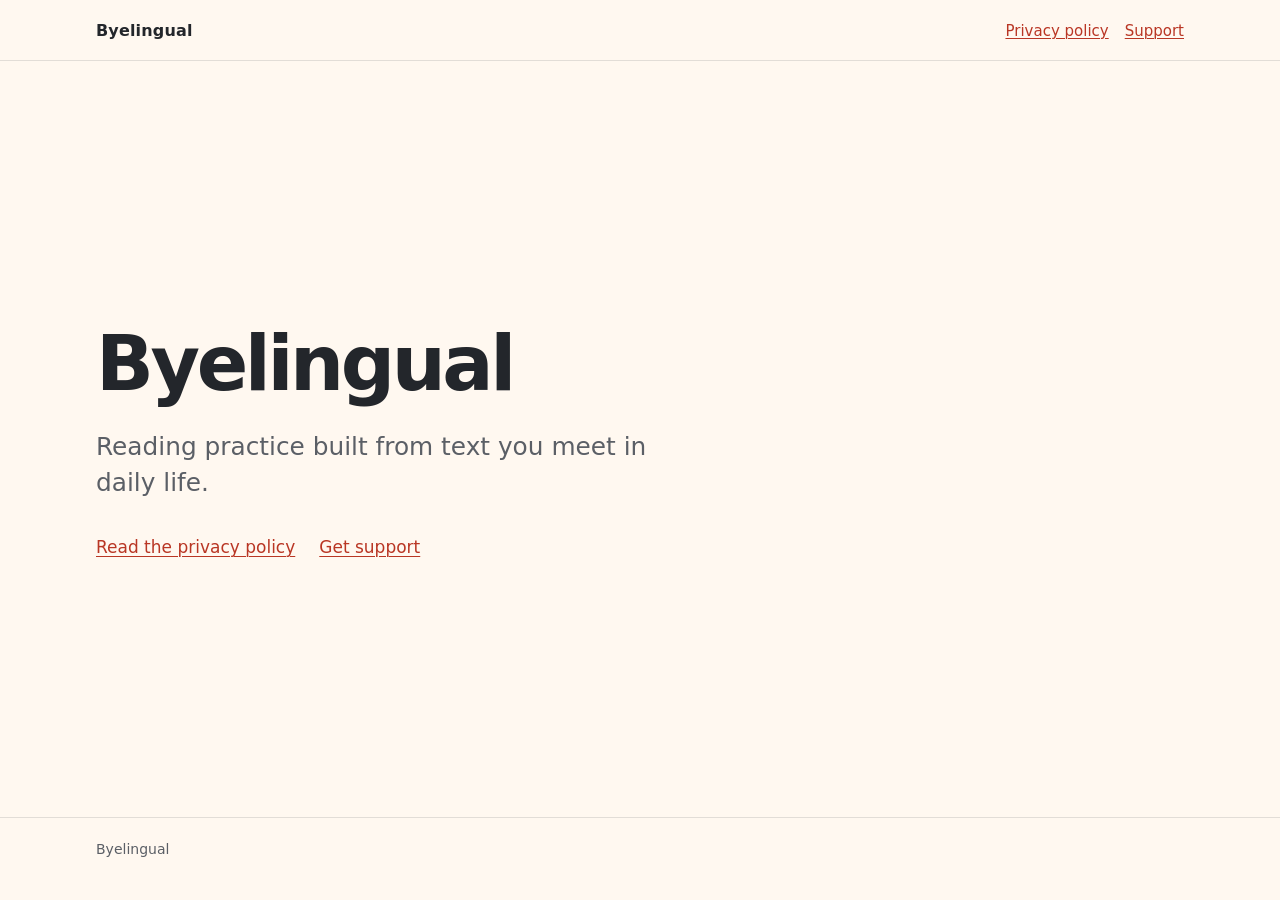
<file: index.html>
<!doctype html>
<html lang="en">
<head>
  <meta charset="utf-8">
  <meta name="viewport" content="width=device-width, initial-scale=1">
  <meta name="color-scheme" content="light dark">
  <title>Byelingual — reading practice</title>
  <link rel="stylesheet" href="styles.css">
</head>
<body>
  <a class="skip-link" href="#main-content">Skip to content</a>
  <header class="site-header">
    <div class="site-header__inner">
      <a class="brand" href="./" aria-current="page">Byelingual</a>
      <nav class="site-nav" aria-label="Main navigation">
        <ul>
          <li><a href="privacy/">Privacy policy</a></li>
          <li><a href="support/">Support</a></li>
        </ul>
      </nav>
    </div>
  </header>
  <main id="main-content" class="page home-page">
    <div class="reading">
      <h1>Byelingual</h1>
      <p class="lede">Reading practice built from text you meet in daily life.</p>
      <ul class="link-list">
        <li><a href="privacy/">Read the privacy policy</a></li>
        <li><a href="support/">Get support</a></li>
      </ul>
    </div>
  </main>
  <footer class="site-footer">
    <div class="site-footer__inner">
      <p>Byelingual</p>
    </div>
  </footer>
</body>
</html>
</file>
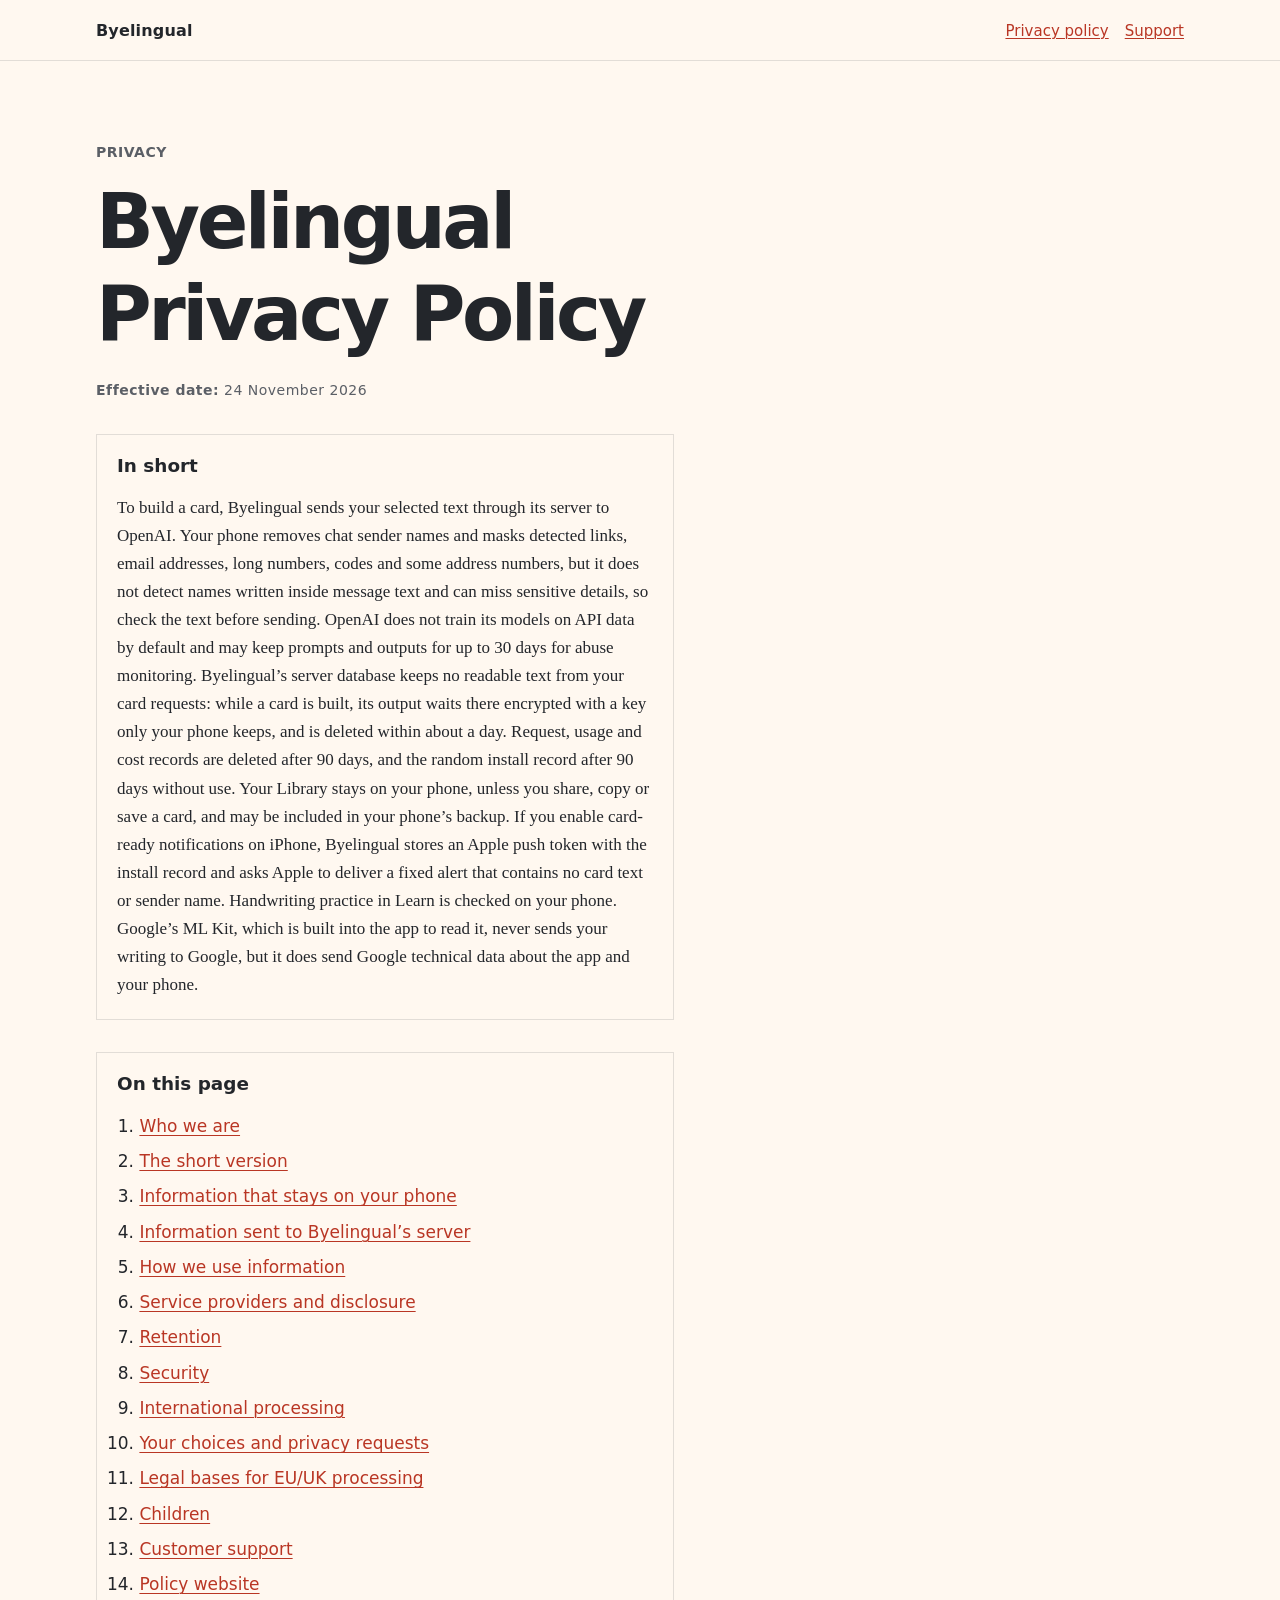
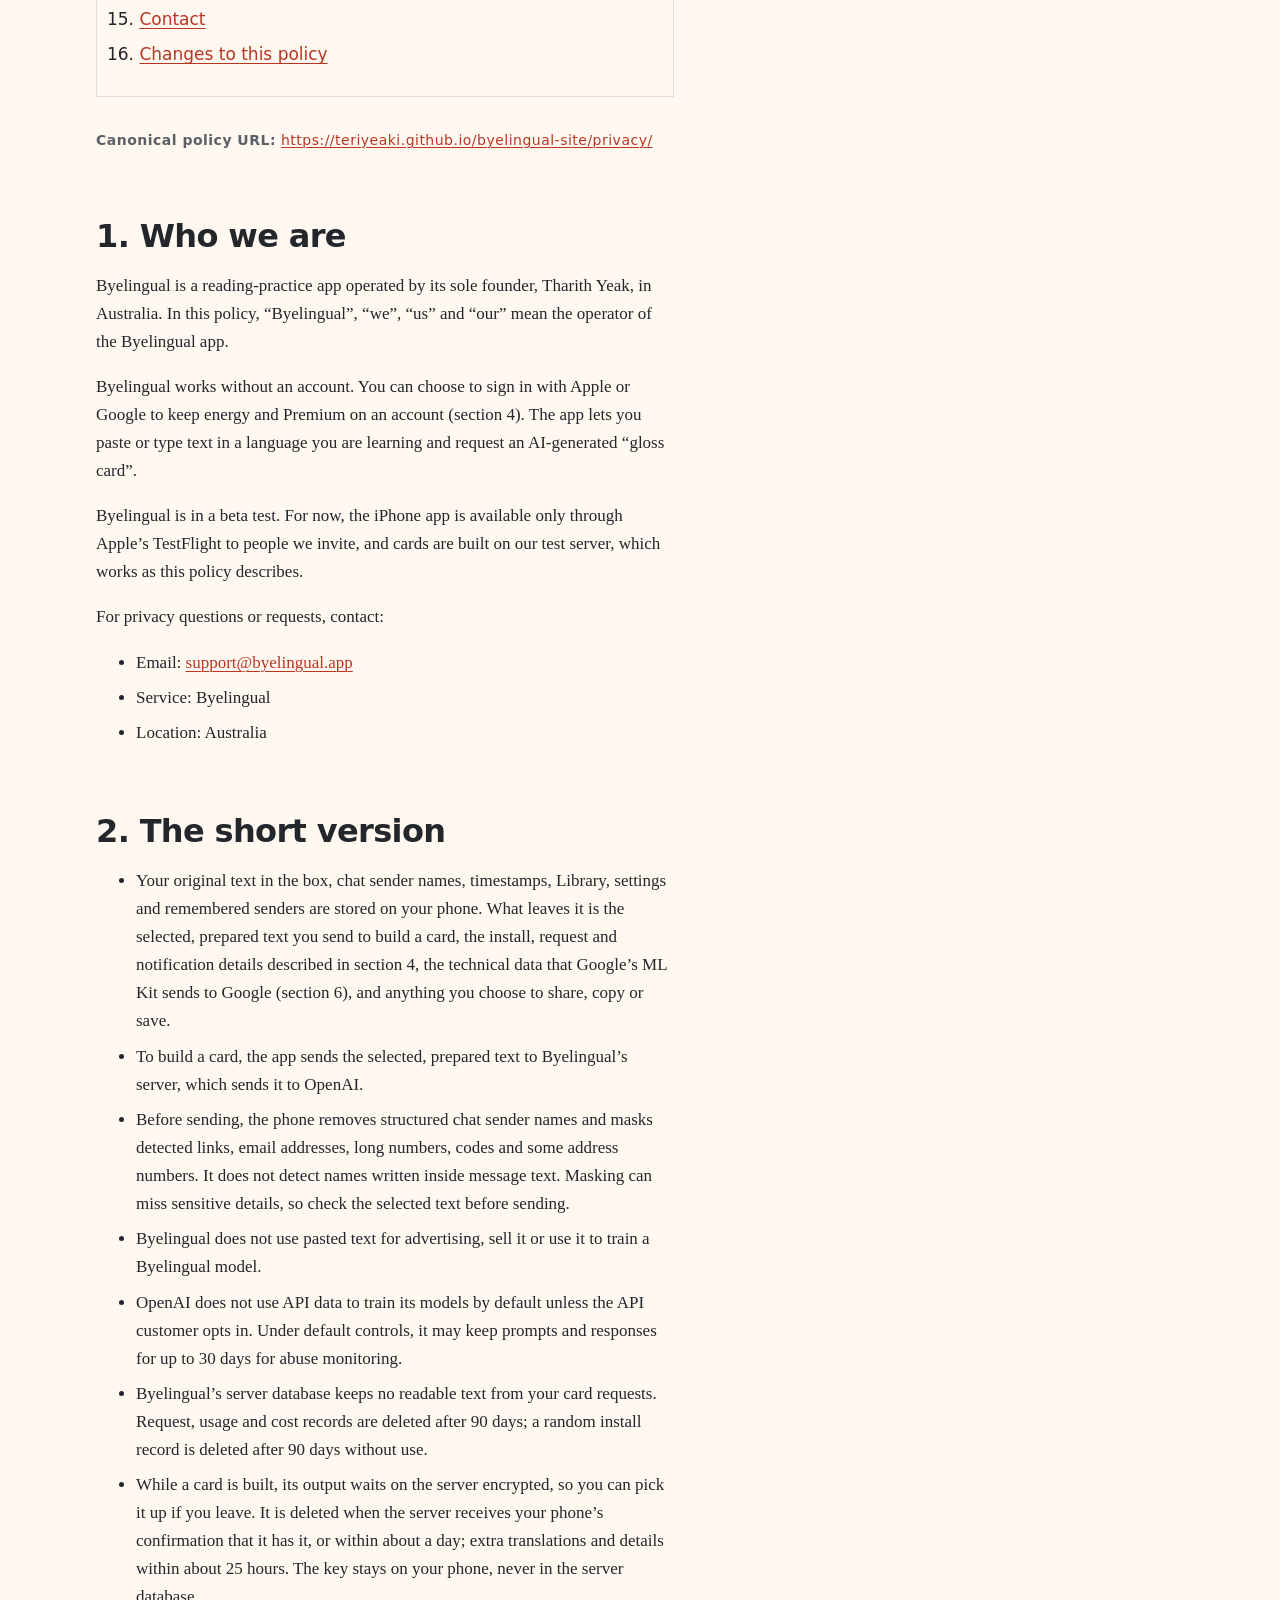
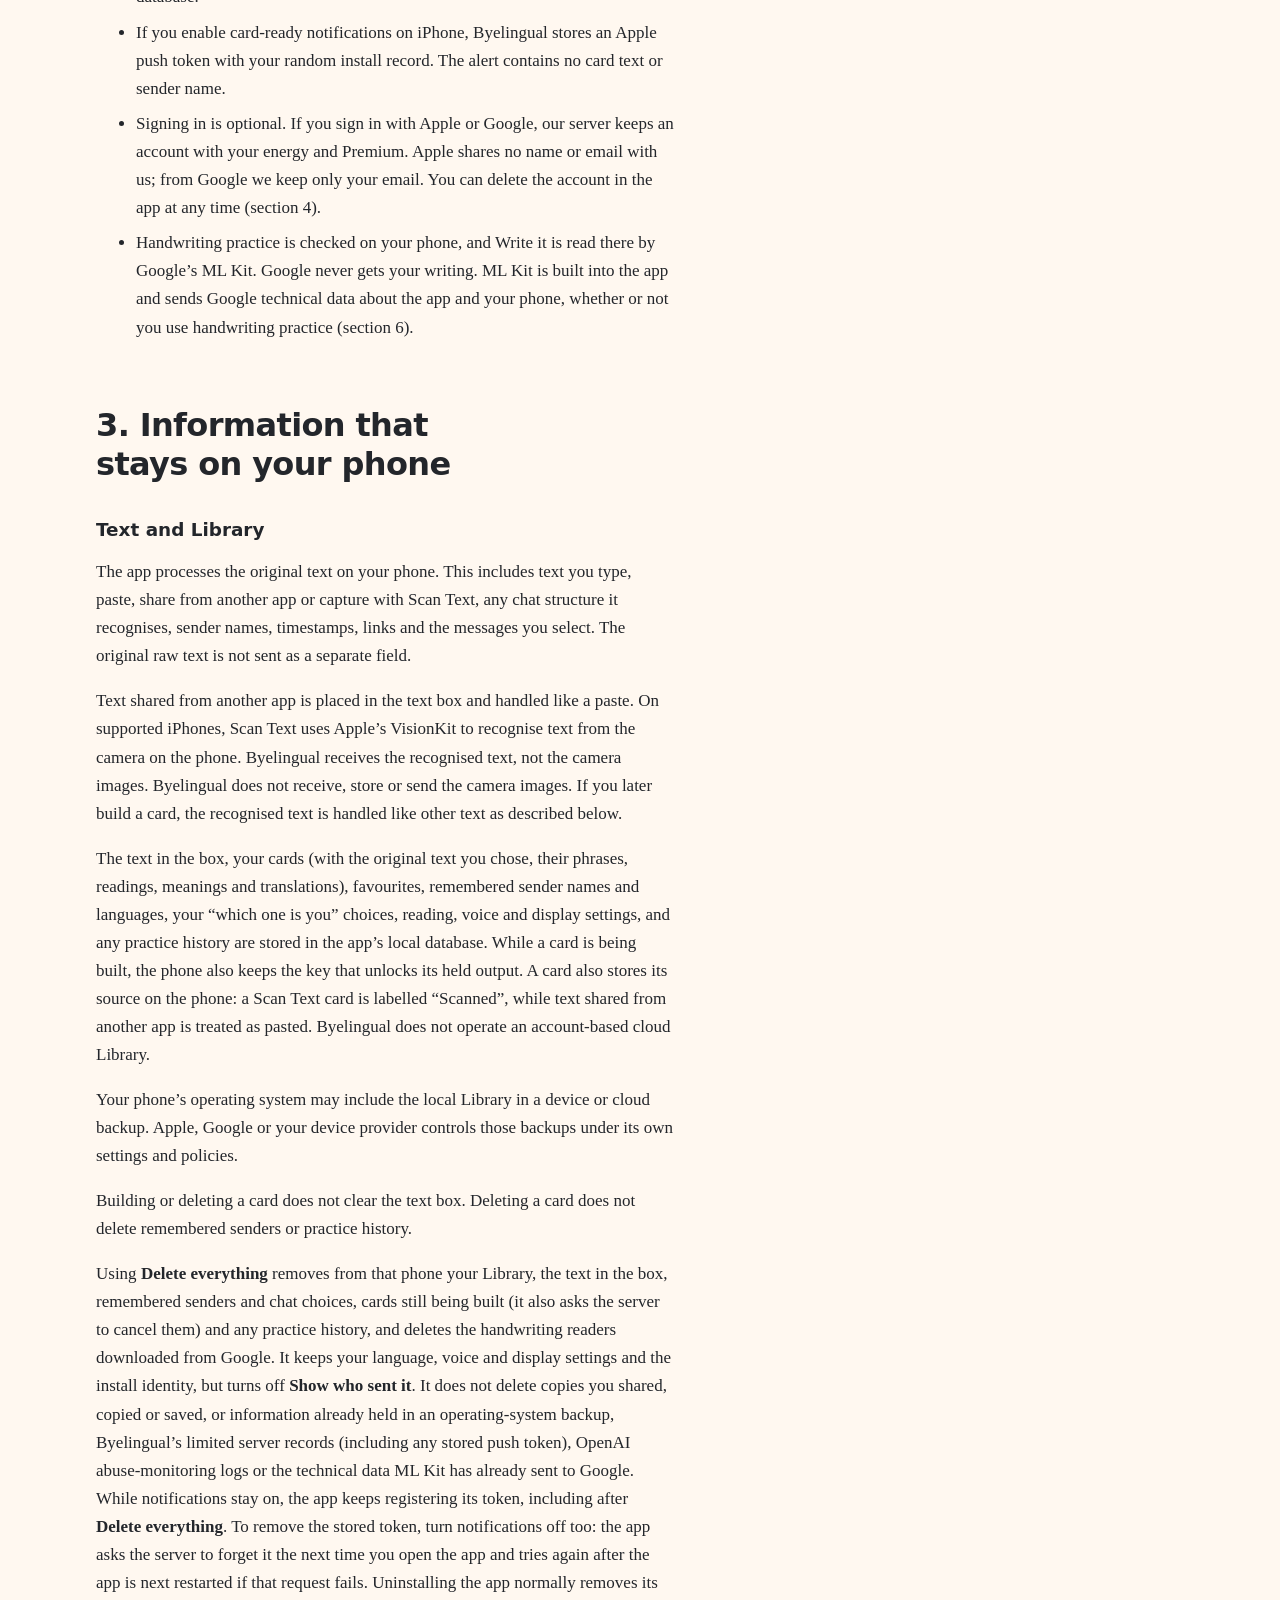
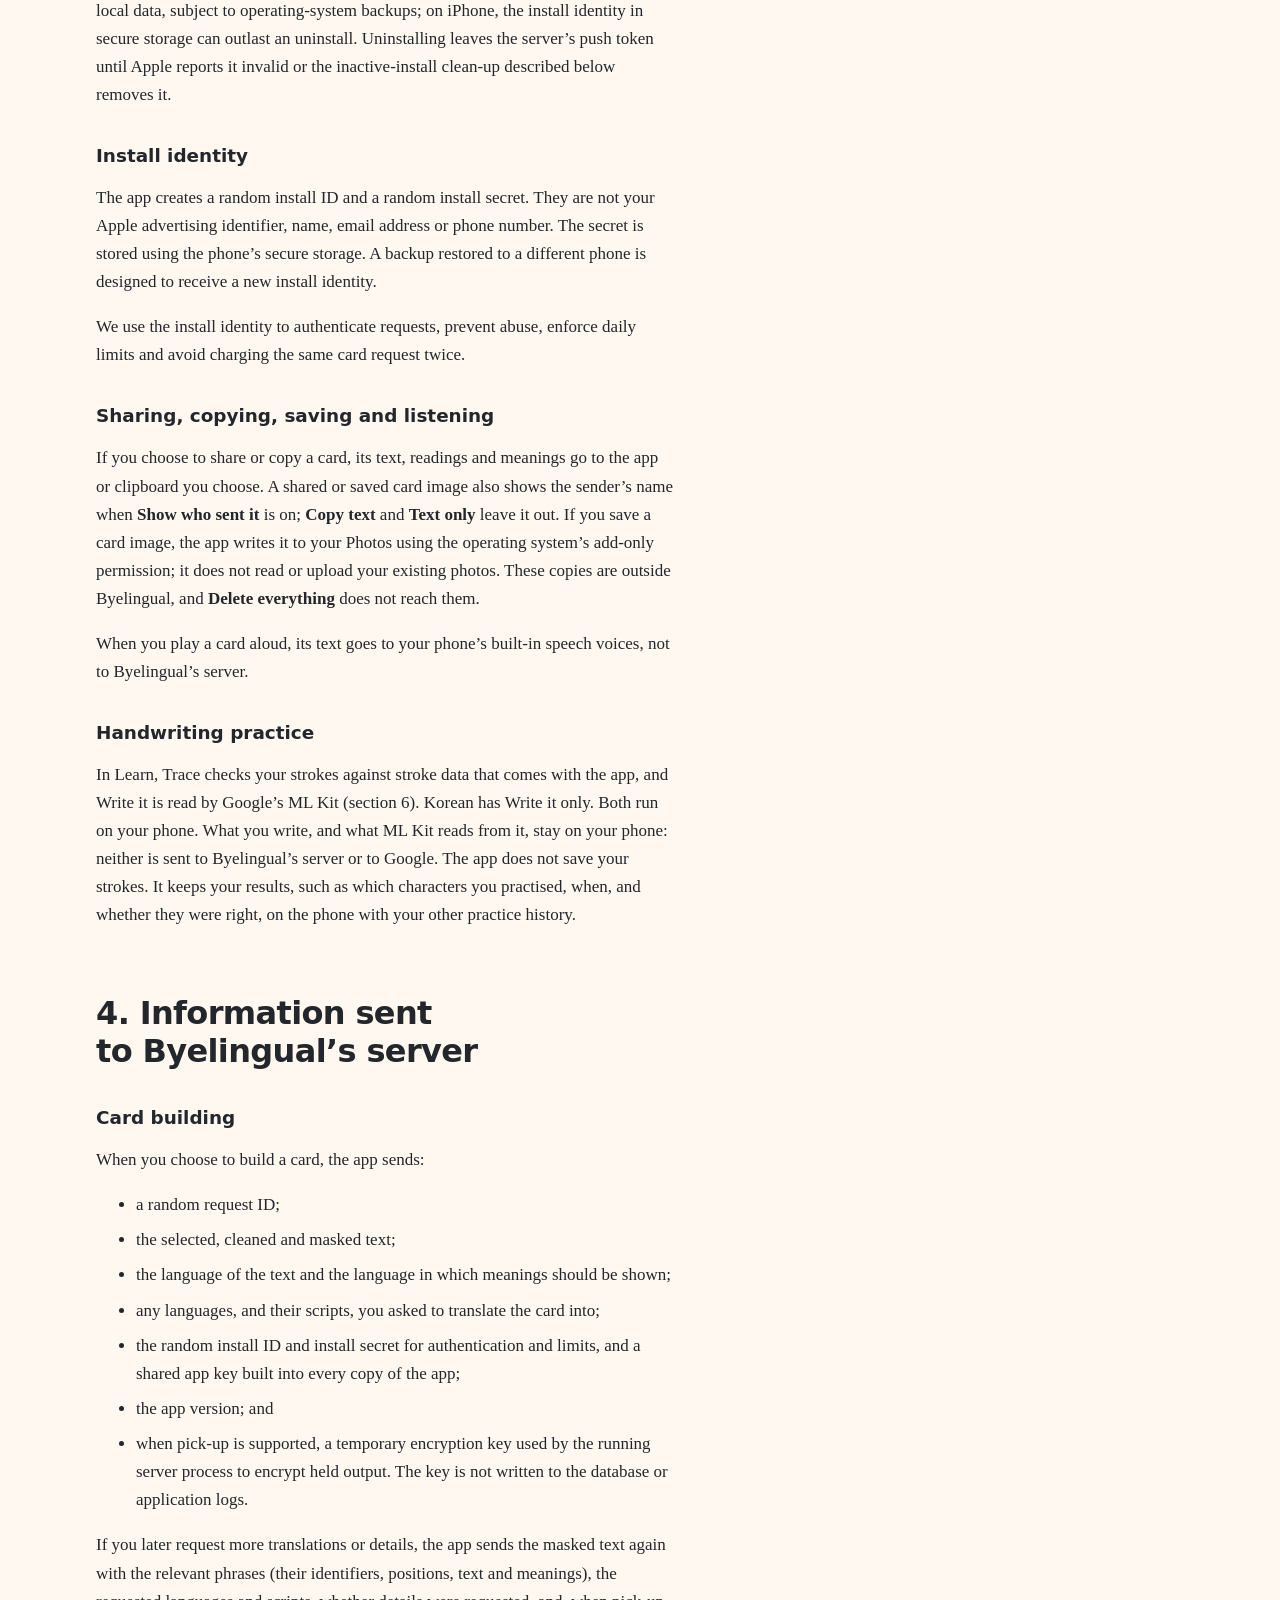
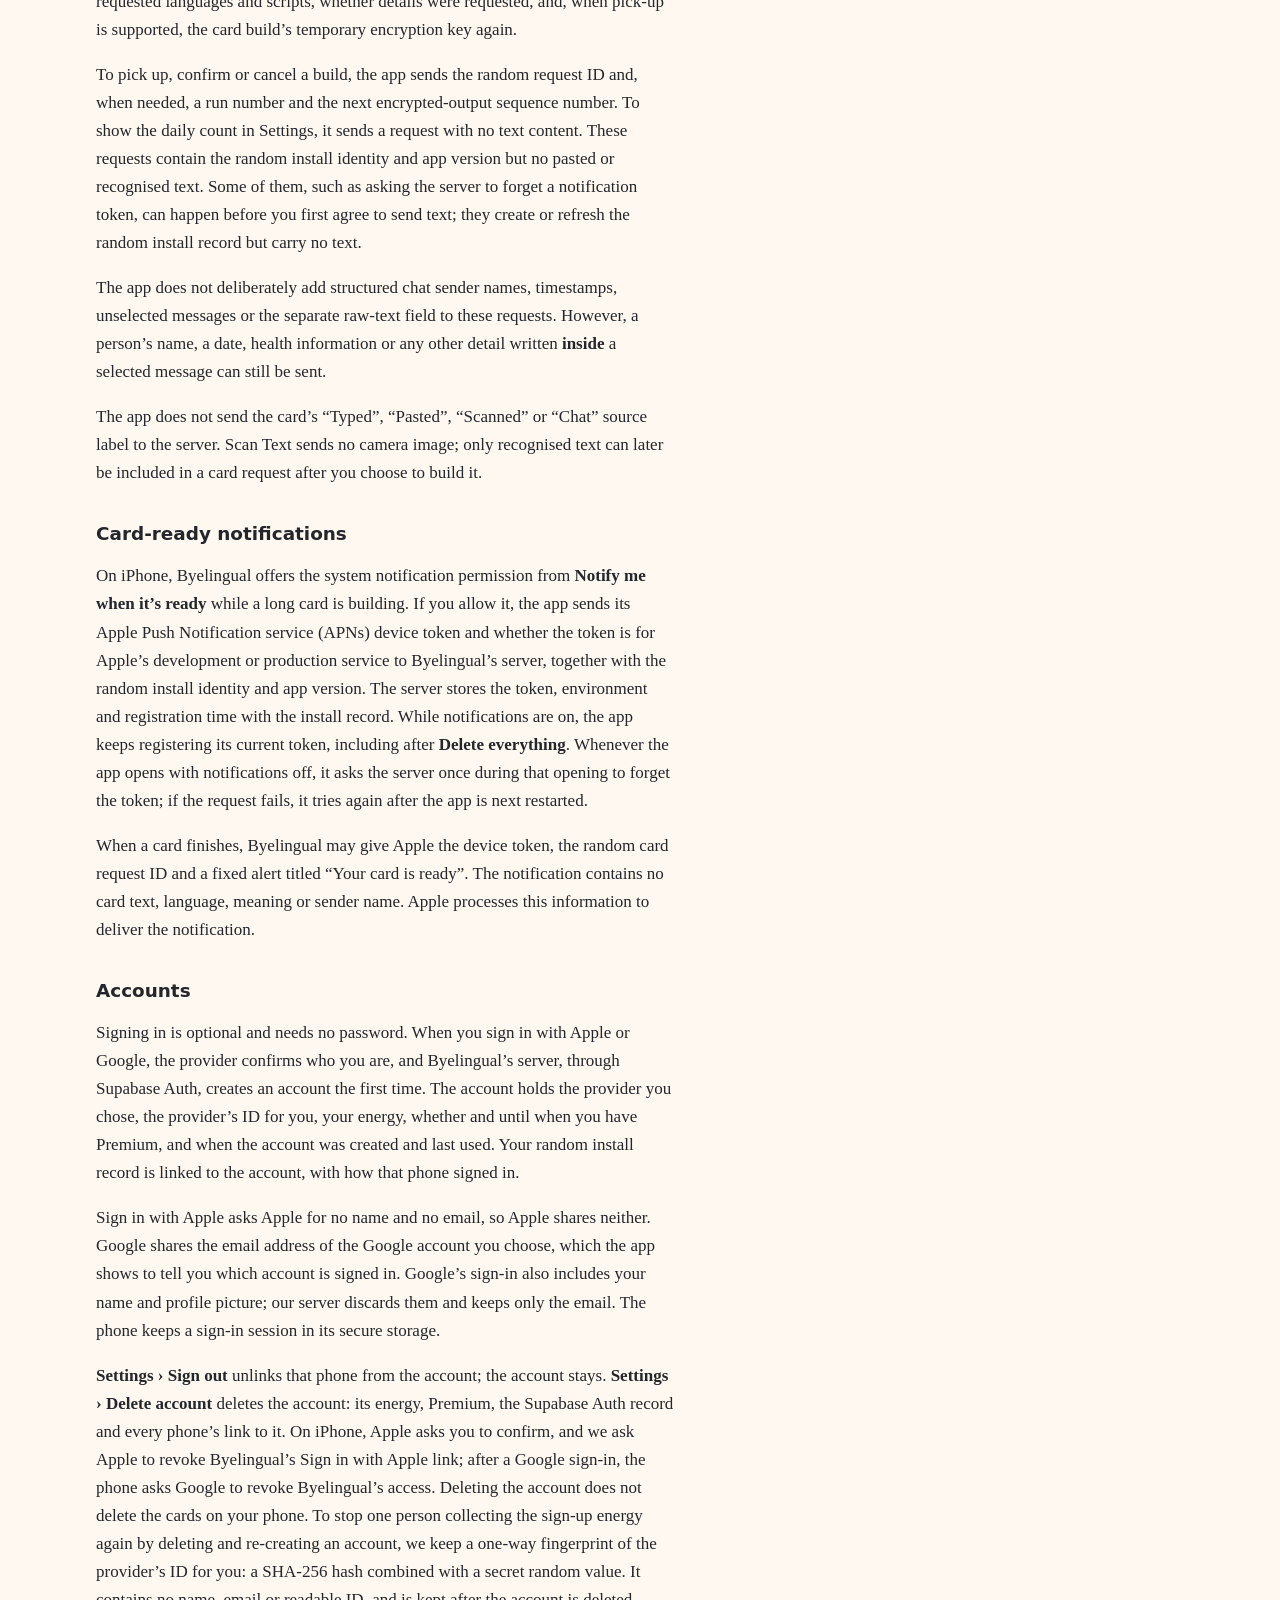
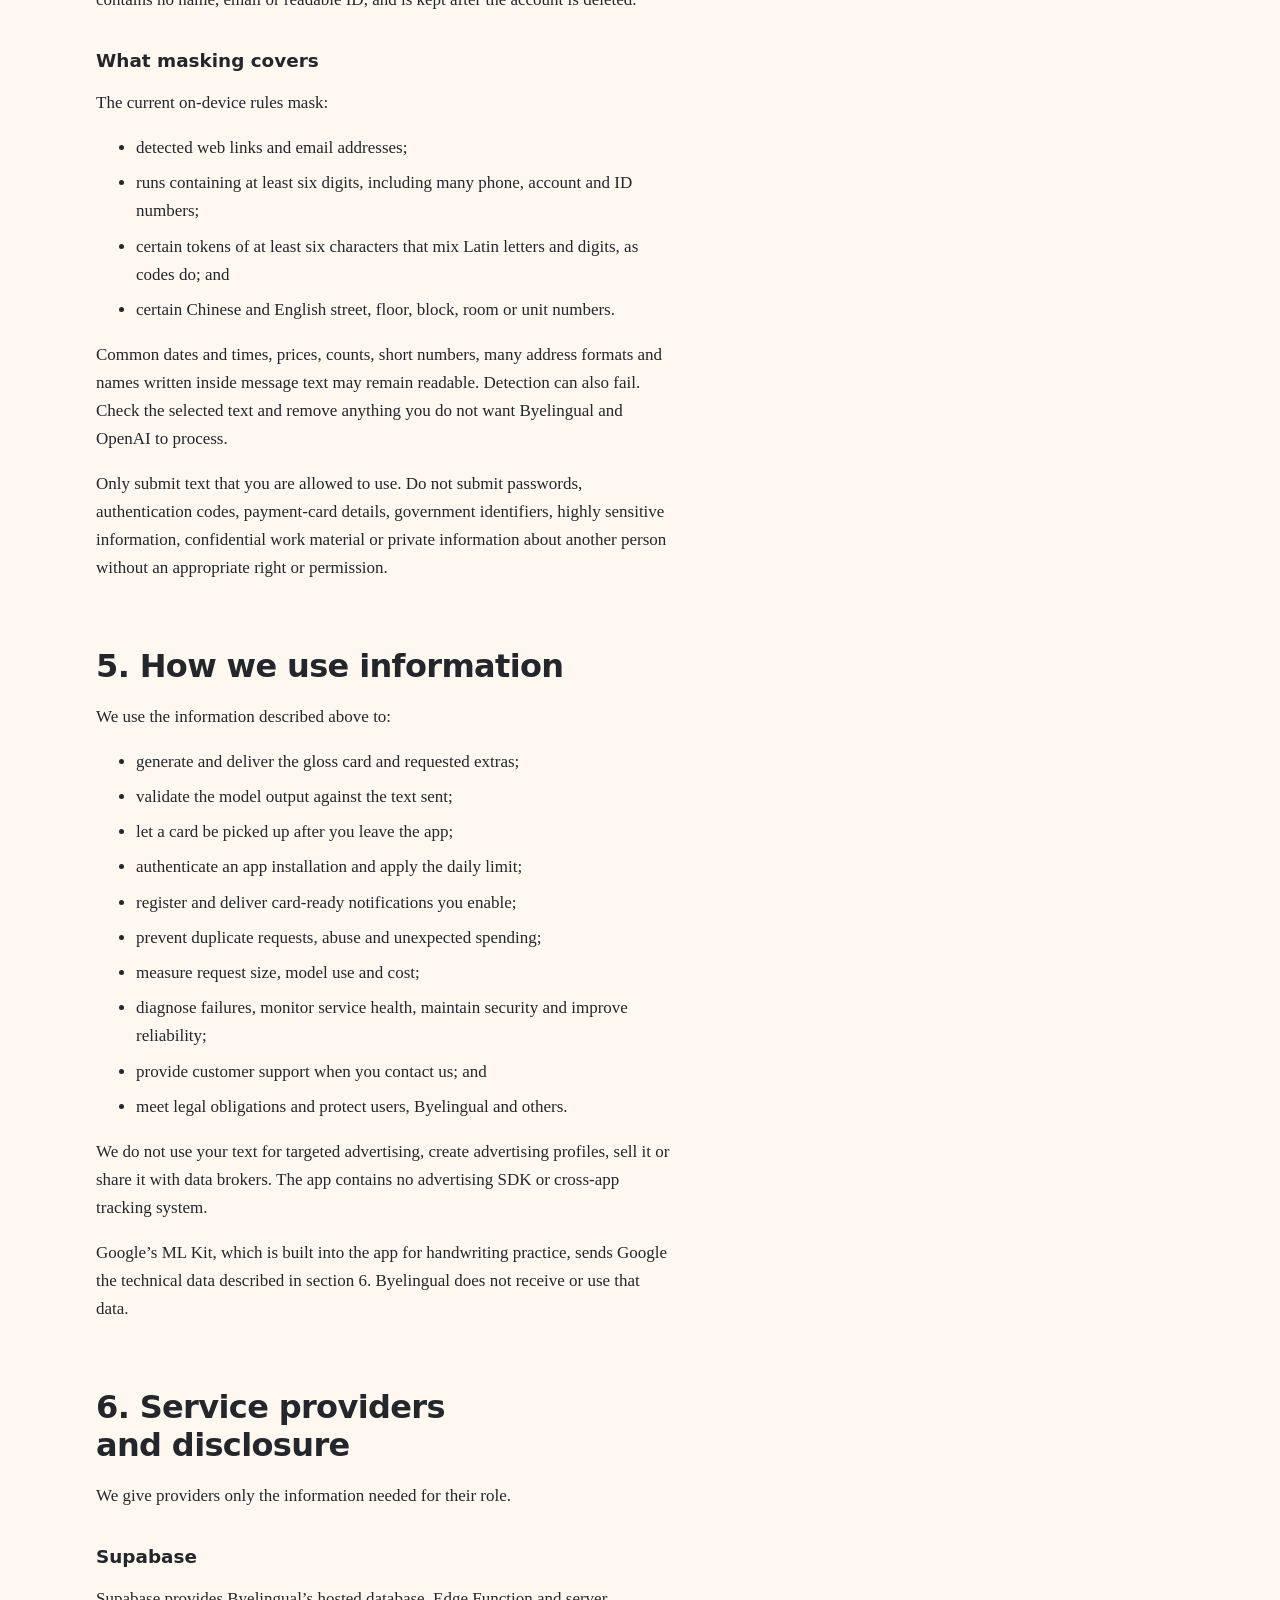
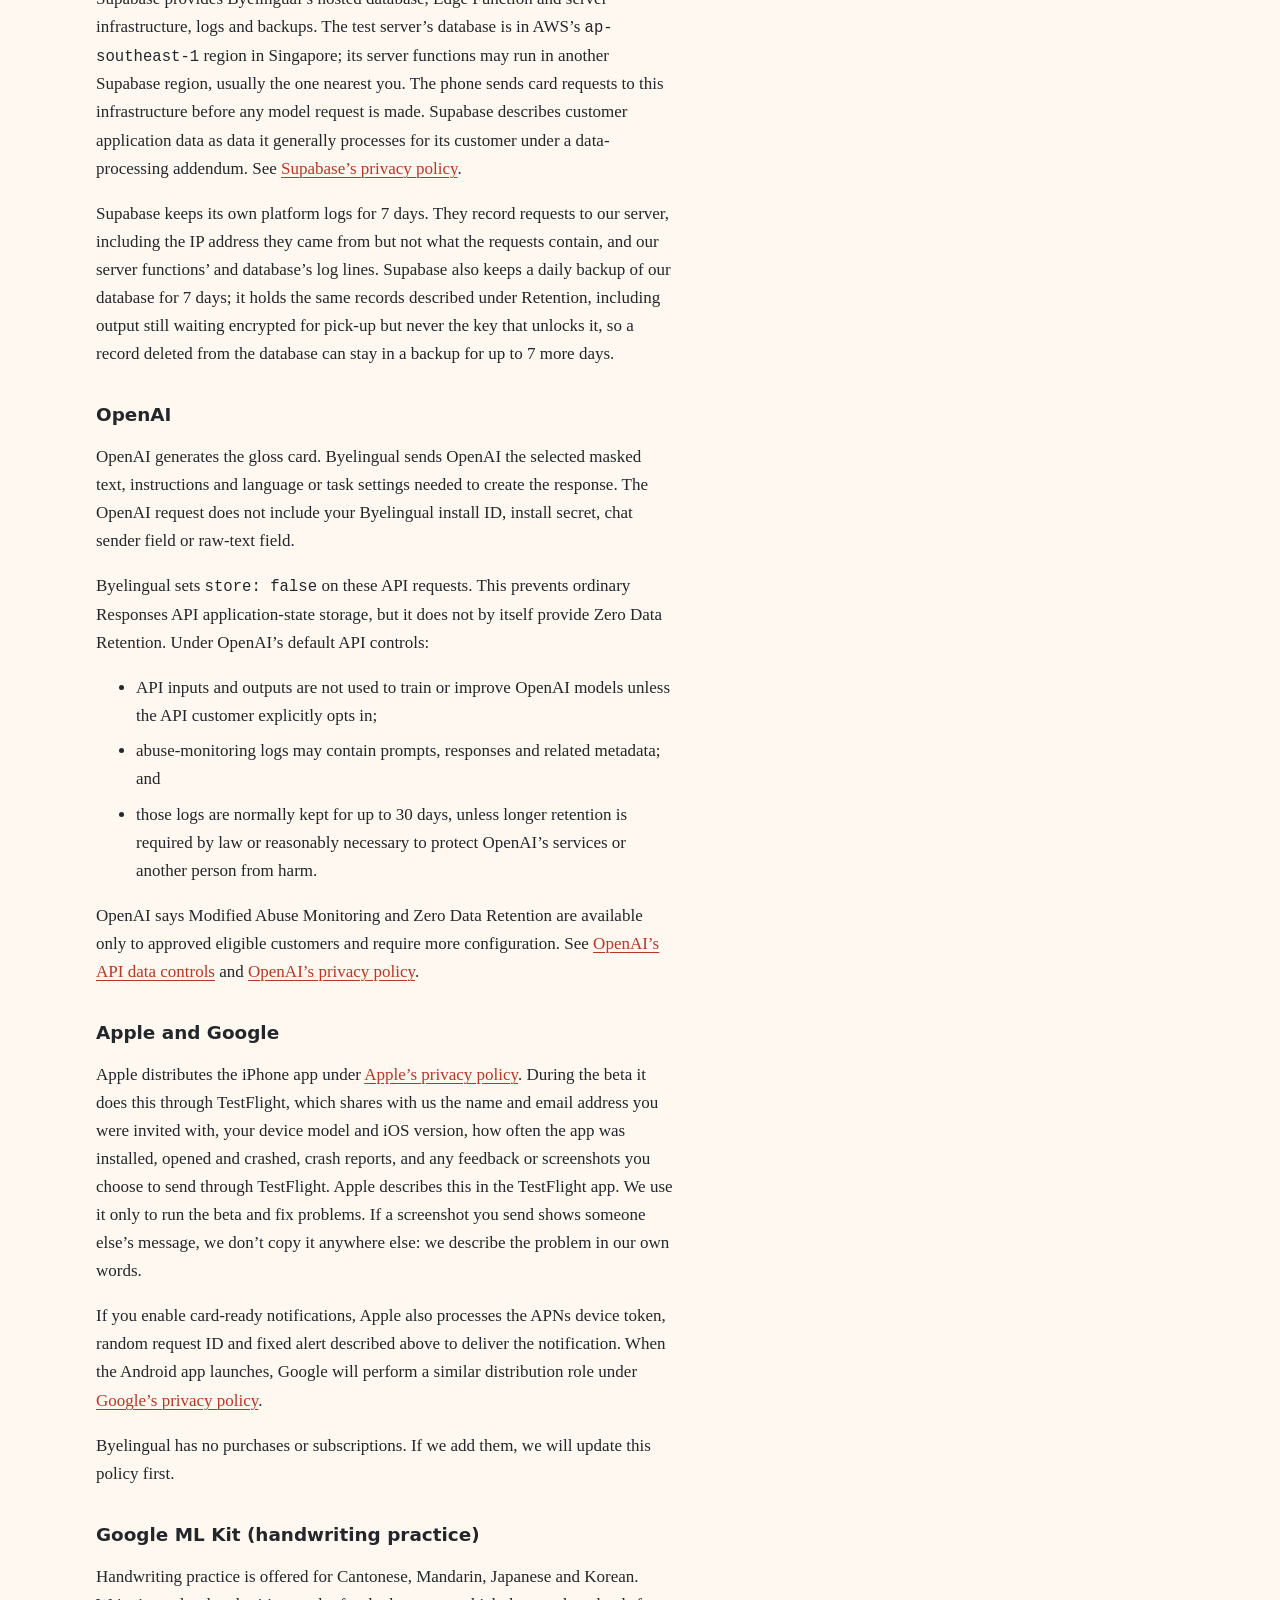
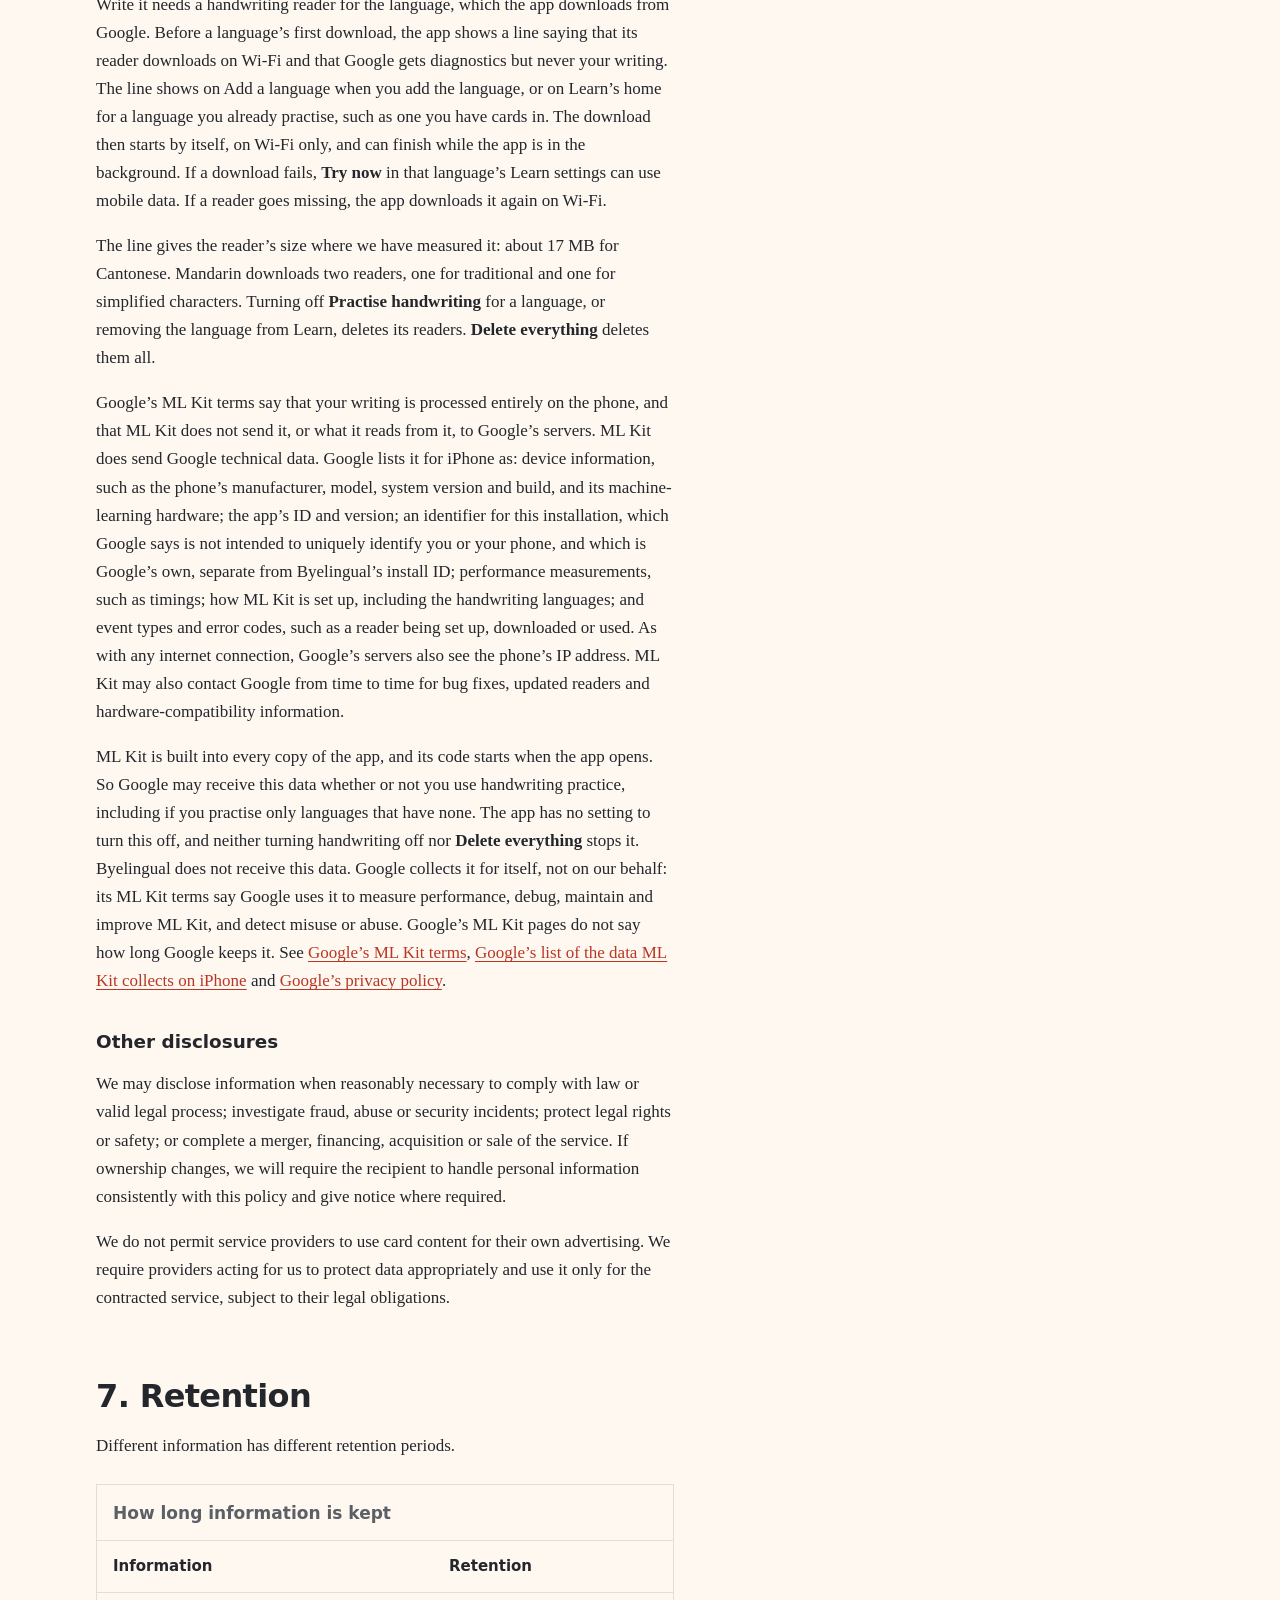
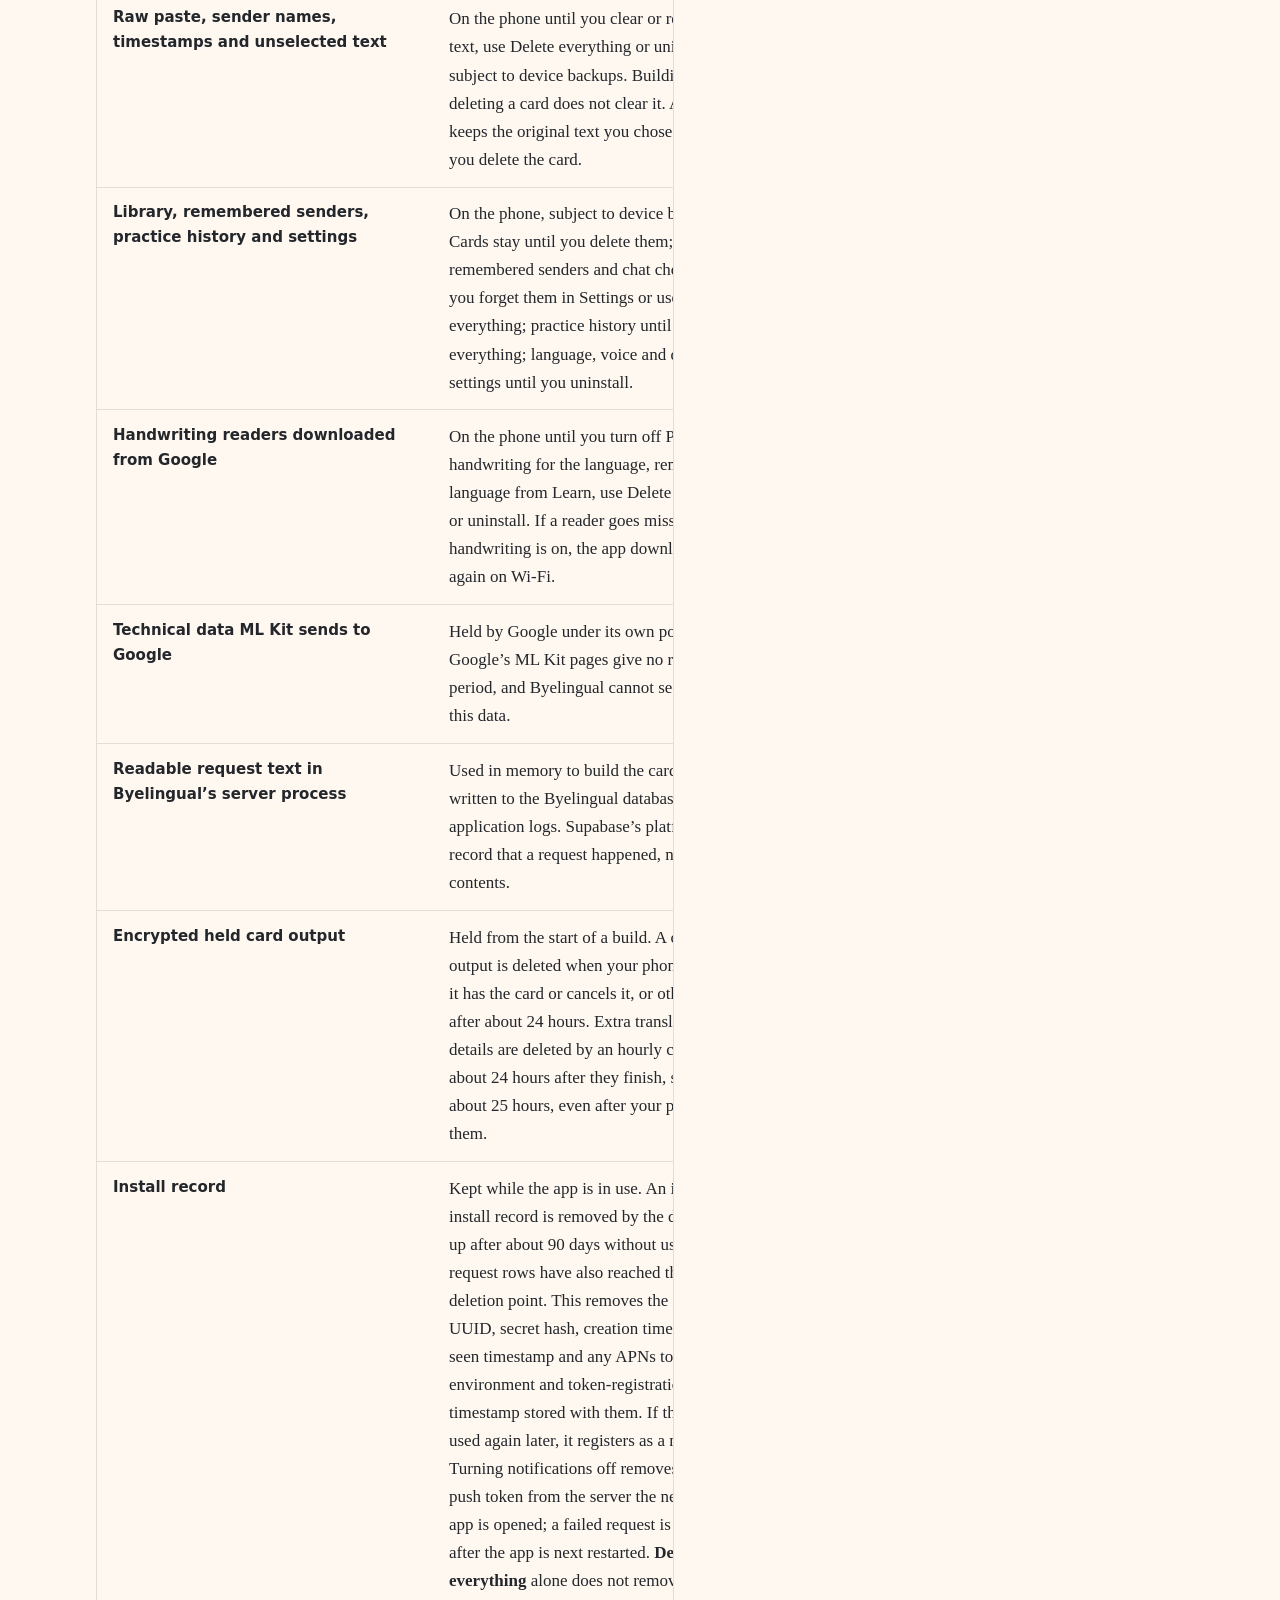
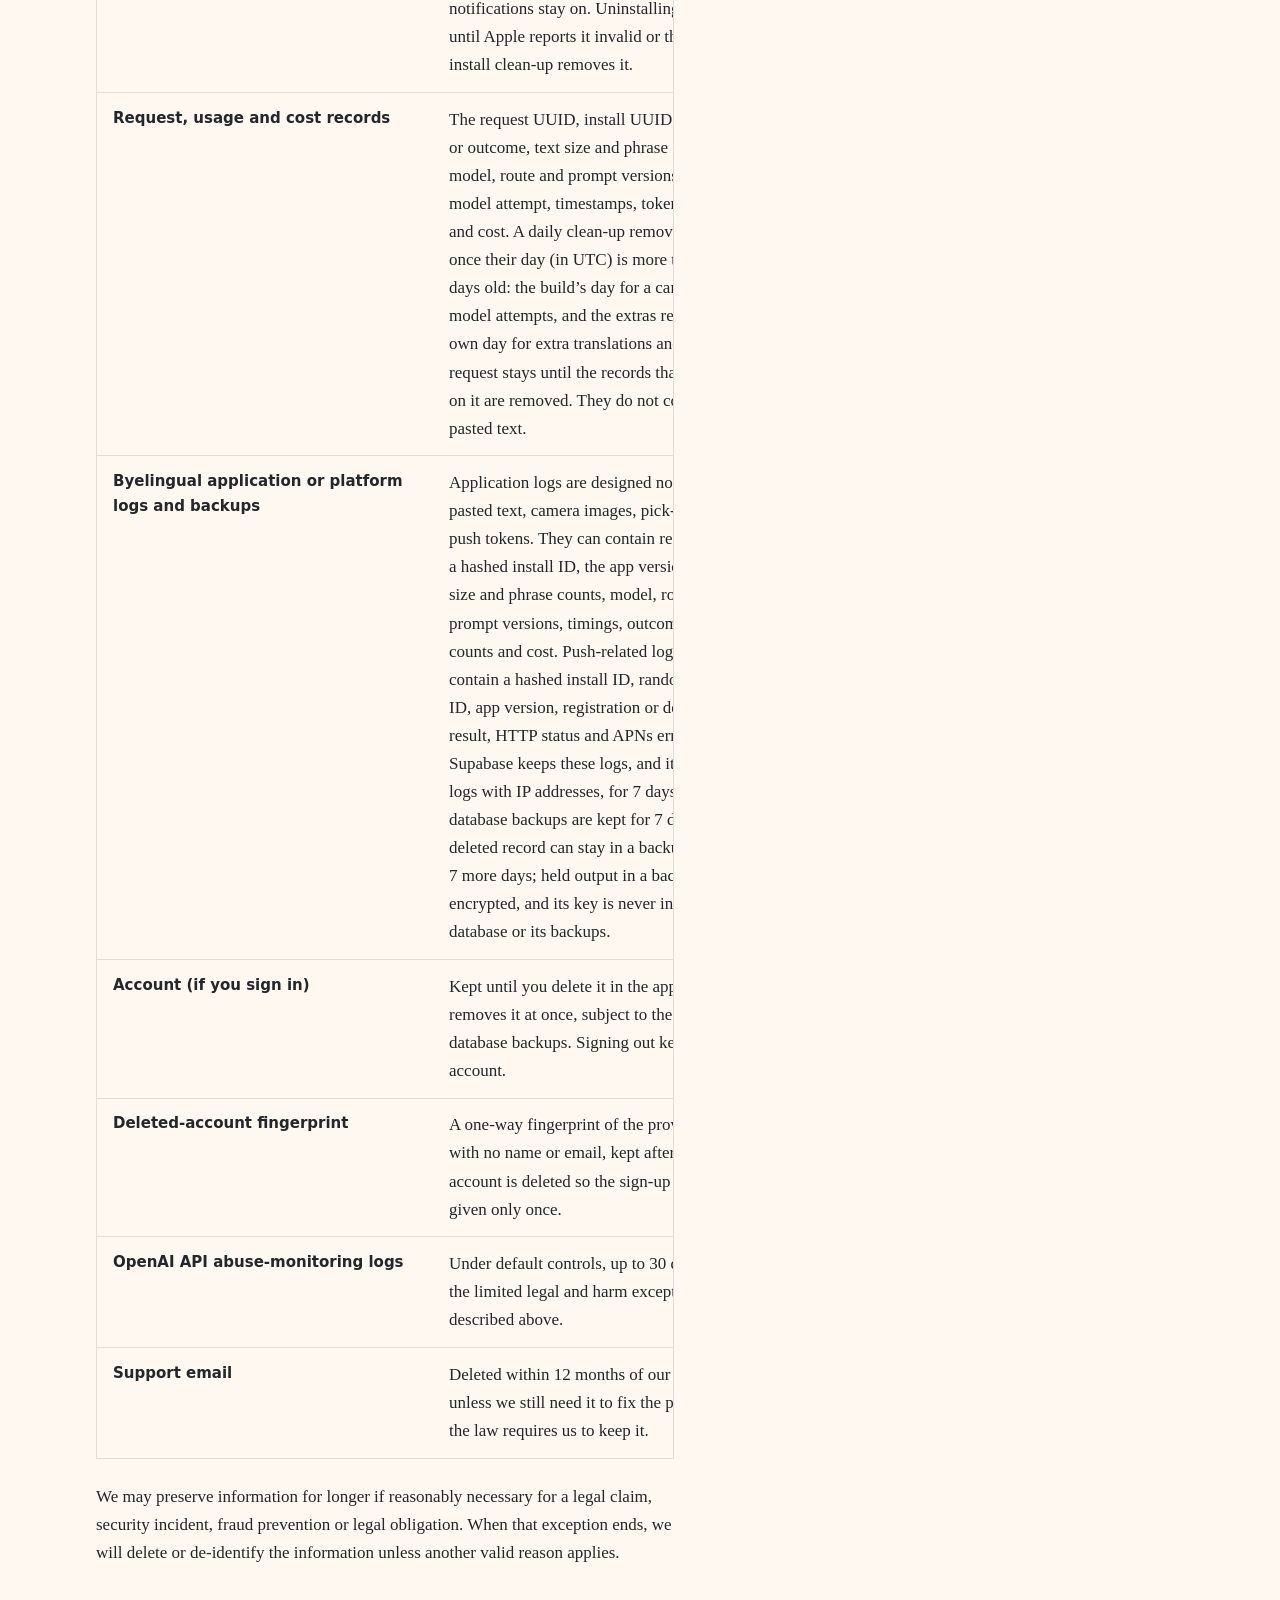
<file: privacy/index.html>
<!doctype html>
<html lang="en">
<head>
  <meta charset="utf-8">
  <meta name="viewport" content="width=device-width, initial-scale=1">
  <meta name="color-scheme" content="light dark">
  <title>Privacy policy — Byelingual</title>
  <link rel="stylesheet" href="../styles.css">
</head>
<body>
  <a class="skip-link" href="#main-content">Skip to content</a>
  <header class="site-header">
    <div class="site-header__inner">
      <a class="brand" href="../">Byelingual</a>
      <nav class="site-nav" aria-label="Main navigation">
        <ul>
          <li><a href="./" aria-current="page">Privacy policy</a></li>
          <li><a href="../support/">Support</a></li>
        </ul>
      </nav>
    </div>
  </header>
  <main id="main-content" class="page">
    <article class="reading">
      <p class="eyebrow">Privacy</p>
      <h1>Byelingual Privacy Policy</h1>
      <p class="meta"><strong>Effective date:</strong> 24 November 2026</p>

      <section class="summary" aria-labelledby="in-short-heading">
        <p id="in-short-heading" class="box-heading">In short</p>
        <p>To build a card, Byelingual sends your selected text through its server to OpenAI. Your phone removes chat sender names and masks detected links, email addresses, long numbers, codes and some address numbers, but it does not detect names written inside message text and can miss sensitive details, so check the text before sending. OpenAI does not train its models on API data by default and may keep prompts and outputs for up to 30 days for abuse monitoring. Byelingual’s server database keeps no readable text from your card requests: while a card is built, its output waits there encrypted with a key only your phone keeps, and is deleted within about a day. Request, usage and cost records are deleted after 90 days, and the random install record after 90 days without use. Your Library stays on your phone, unless you share, copy or save a card, and may be included in your phone’s backup. If you enable card-ready notifications on iPhone, Byelingual stores an Apple push token with the install record and asks Apple to deliver a fixed alert that contains no card text or sender name. Handwriting practice in Learn is checked on your phone. Google’s ML Kit, which is built into the app to read it, never sends your writing to Google, but it does send Google technical data about the app and your phone.</p>
      </section>

      <nav class="contents" aria-label="Privacy policy contents">
        <p class="box-heading">On this page</p>
        <ol>
          <li><a href="#who-we-are">Who we are</a></li>
          <li><a href="#short-version">The short version</a></li>
          <li><a href="#information-on-phone">Information that stays on your phone</a></li>
          <li><a href="#information-sent">Information sent to Byelingual’s server</a></li>
          <li><a href="#how-we-use-information">How we use information</a></li>
          <li><a href="#service-providers">Service providers and disclosure</a></li>
          <li><a href="#retention">Retention</a></li>
          <li><a href="#security">Security</a></li>
          <li><a href="#international-processing">International processing</a></li>
          <li><a href="#your-choices-and-privacy-requests">Your choices and privacy requests</a></li>
          <li><a href="#eu-uk-processing">Legal bases for EU/UK processing</a></li>
          <li><a href="#children">Children</a></li>
          <li><a href="#customer-support">Customer support</a></li>
          <li><a href="#policy-website">Policy website</a></li>
          <li><a href="#contact">Contact</a></li>
          <li><a href="#changes-to-this-policy">Changes to this policy</a></li>
        </ol>
      </nav>

      <p class="meta"><strong>Canonical policy URL:</strong> <a href="https://teriyeaki.github.io/byelingual-site/privacy/">https://teriyeaki.github.io/byelingual-site/privacy/</a></p>

      <h2 id="who-we-are">1. Who we are</h2>
      <p>Byelingual is a reading-practice app operated by its sole founder, Tharith Yeak, in Australia. In this policy, “Byelingual”, “we”, “us” and “our” mean the operator of the Byelingual app.</p>
      <p>Byelingual works without an account. You can choose to sign in with Apple or Google to keep energy and Premium on an account (section 4). The app lets you paste or type text in a language you are learning and request an AI-generated “gloss card”.</p>
      <p>Byelingual is in a beta test. For now, the iPhone app is available only through Apple’s TestFlight to people we invite, and cards are built on our test server, which works as this policy describes.</p>
      <p>For privacy questions or requests, contact:</p>
      <ul>
        <li>Email: <a href="mailto:support@byelingual.app">support@byelingual.app</a></li>
        <li>Service: Byelingual</li>
        <li>Location: Australia</li>
      </ul>

      <h2 id="short-version">2. The short version</h2>
      <ul>
        <li>Your original text in the box, chat sender names, timestamps, Library, settings and remembered senders are stored on your phone. What leaves it is the selected, prepared text you send to build a card, the install, request and notification details described in section 4, the technical data that Google’s ML Kit sends to Google (section 6), and anything you choose to share, copy or save.</li>
        <li>To build a card, the app sends the selected, prepared text to Byelingual’s server, which sends it to OpenAI.</li>
        <li>Before sending, the phone removes structured chat sender names and masks detected links, email addresses, long numbers, codes and some address numbers. It does not detect names written inside message text. Masking can miss sensitive details, so check the selected text before sending.</li>
        <li>Byelingual does not use pasted text for advertising, sell it or use it to train a Byelingual model.</li>
        <li>OpenAI does not use API data to train its models by default unless the API customer opts in. Under default controls, it may keep prompts and responses for up to 30 days for abuse monitoring.</li>
        <li>Byelingual’s server database keeps no readable text from your card requests. Request, usage and cost records are deleted after 90 days; a random install record is deleted after 90 days without use.</li>
        <li>While a card is built, its output waits on the server encrypted, so you can pick it up if you leave. It is deleted when the server receives your phone’s confirmation that it has it, or within about a day; extra translations and details within about 25 hours. The key stays on your phone, never in the server database.</li>
        <li>If you enable card-ready notifications on iPhone, Byelingual stores an Apple push token with your random install record. The alert contains no card text or sender name.</li>
        <li>Signing in is optional. If you sign in with Apple or Google, our server keeps an account with your energy and Premium. Apple shares no name or email with us; from Google we keep only your email. You can delete the account in the app at any time (section 4).</li>
        <li>Handwriting practice is checked on your phone, and Write it is read there by Google’s ML Kit. Google never gets your writing. ML Kit is built into the app and sends Google technical data about the app and your phone, whether or not you use handwriting practice (section 6).</li>
      </ul>

      <h2 id="information-on-phone">3. Information that stays on your phone</h2>
      <h3>Text and Library</h3>
      <p>The app processes the original text on your phone. This includes text you type, paste, share from another app or capture with Scan Text, any chat structure it recognises, sender names, timestamps, links and the messages you select. The original raw text is not sent as a separate field.</p>
      <p>Text shared from another app is placed in the text box and handled like a paste. On supported iPhones, Scan Text uses Apple’s VisionKit to recognise text from the camera on the phone. Byelingual receives the recognised text, not the camera images. Byelingual does not receive, store or send the camera images. If you later build a card, the recognised text is handled like other text as described below.</p>
      <p>The text in the box, your cards (with the original text you chose, their phrases, readings, meanings and translations), favourites, remembered sender names and languages, your “which one is you” choices, reading, voice and display settings, and any practice history are stored in the app’s local database. While a card is being built, the phone also keeps the key that unlocks its held output. A card also stores its source on the phone: a Scan Text card is labelled “Scanned”, while text shared from another app is treated as pasted. Byelingual does not operate an account-based cloud Library.</p>
      <p>Your phone’s operating system may include the local Library in a device or cloud backup. Apple, Google or your device provider controls those backups under its own settings and policies.</p>
      <p>Building or deleting a card does not clear the text box. Deleting a card does not delete remembered senders or practice history.</p>
      <p>Using <strong>Delete everything</strong> removes from that phone your Library, the text in the box, remembered senders and chat choices, cards still being built (it also asks the server to cancel them) and any practice history, and deletes the handwriting readers downloaded from Google. It keeps your language, voice and display settings and the install identity, but turns off <strong>Show who sent it</strong>. It does not delete copies you shared, copied or saved, or information already held in an operating-system backup, Byelingual’s limited server records (including any stored push token), OpenAI abuse-monitoring logs or the technical data ML Kit has already sent to Google. While notifications stay on, the app keeps registering its token, including after <strong>Delete everything</strong>. To remove the stored token, turn notifications off too: the app asks the server to forget it the next time you open the app and tries again after the app is next restarted if that request fails. Uninstalling the app normally removes its local data, subject to operating-system backups; on iPhone, the install identity in secure storage can outlast an uninstall. Uninstalling leaves the server’s push token until Apple reports it invalid or the inactive-install clean-up described below removes it.</p>

      <h3>Install identity</h3>
      <p>The app creates a random install ID and a random install secret. They are not your Apple advertising identifier, name, email address or phone number. The secret is stored using the phone’s secure storage. A backup restored to a different phone is designed to receive a new install identity.</p>
      <p>We use the install identity to authenticate requests, prevent abuse, enforce daily limits and avoid charging the same card request twice.</p>

      <h3>Sharing, copying, saving and listening</h3>
      <p>If you choose to share or copy a card, its text, readings and meanings go to the app or clipboard you choose. A shared or saved card image also shows the sender’s name when <strong>Show who sent it</strong> is on; <strong>Copy text</strong> and <strong>Text only</strong> leave it out. If you save a card image, the app writes it to your Photos using the operating system’s add-only permission; it does not read or upload your existing photos. These copies are outside Byelingual, and <strong>Delete everything</strong> does not reach them.</p>
      <p>When you play a card aloud, its text goes to your phone’s built-in speech voices, not to Byelingual’s server.</p>

      <h3>Handwriting practice</h3>
      <p>In Learn, Trace checks your strokes against stroke data that comes with the app, and Write it is read by Google’s ML Kit (section 6). Korean has Write it only. Both run on your phone. What you write, and what ML Kit reads from it, stay on your phone: neither is sent to Byelingual’s server or to Google. The app does not save your strokes. It keeps your results, such as which characters you practised, when, and whether they were right, on the phone with your other practice history.</p>

      <h2 id="information-sent">4. Information sent to Byelingual’s server</h2>
      <h3>Card building</h3>
      <p>When you choose to build a card, the app sends:</p>
      <ul>
        <li>a random request ID;</li>
        <li>the selected, cleaned and masked text;</li>
        <li>the language of the text and the language in which meanings should be shown;</li>
        <li>any languages, and their scripts, you asked to translate the card into;</li>
        <li>the random install ID and install secret for authentication and limits, and a shared app key built into every copy of the app;</li>
        <li>the app version; and</li>
        <li>when pick-up is supported, a temporary encryption key used by the running server process to encrypt held output. The key is not written to the database or application logs.</li>
      </ul>
      <p>If you later request more translations or details, the app sends the masked text again with the relevant phrases (their identifiers, positions, text and meanings), the requested languages and scripts, whether details were requested, and, when pick-up is supported, the card build’s temporary encryption key again.</p>
      <p>To pick up, confirm or cancel a build, the app sends the random request ID and, when needed, a run number and the next encrypted-output sequence number. To show the daily count in Settings, it sends a request with no text content. These requests contain the random install identity and app version but no pasted or recognised text. Some of them, such as asking the server to forget a notification token, can happen before you first agree to send text; they create or refresh the random install record but carry no text.</p>
      <p>The app does not deliberately add structured chat sender names, timestamps, unselected messages or the separate raw-text field to these requests. However, a person’s name, a date, health information or any other detail written <strong>inside</strong> a selected message can still be sent.</p>
      <p>The app does not send the card’s “Typed”, “Pasted”, “Scanned” or “Chat” source label to the server. Scan Text sends no camera image; only recognised text can later be included in a card request after you choose to build it.</p>

      <h3>Card-ready notifications</h3>
      <p>On iPhone, Byelingual offers the system notification permission from <strong>Notify me when it’s ready</strong> while a long card is building. If you allow it, the app sends its Apple Push Notification service (APNs) device token and whether the token is for Apple’s development or production service to Byelingual’s server, together with the random install identity and app version. The server stores the token, environment and registration time with the install record. While notifications are on, the app keeps registering its current token, including after <strong>Delete everything</strong>. Whenever the app opens with notifications off, it asks the server once during that opening to forget the token; if the request fails, it tries again after the app is next restarted.</p>
      <p>When a card finishes, Byelingual may give Apple the device token, the random card request ID and a fixed alert titled “Your card is ready”. The notification contains no card text, language, meaning or sender name. Apple processes this information to deliver the notification.</p>

      <h3>Accounts</h3>
      <p>Signing in is optional and needs no password. When you sign in with Apple or Google, the provider confirms who you are, and Byelingual’s server, through Supabase Auth, creates an account the first time. The account holds the provider you chose, the provider’s ID for you, your energy, whether and until when you have Premium, and when the account was created and last used. Your random install record is linked to the account, with how that phone signed in.</p>
      <p>Sign in with Apple asks Apple for no name and no email, so Apple shares neither. Google shares the email address of the Google account you choose, which the app shows to tell you which account is signed in. Google’s sign-in also includes your name and profile picture; our server discards them and keeps only the email. The phone keeps a sign-in session in its secure storage.</p>
      <p><strong>Settings › Sign out</strong> unlinks that phone from the account; the account stays. <strong>Settings › Delete account</strong> deletes the account: its energy, Premium, the Supabase Auth record and every phone’s link to it. On iPhone, Apple asks you to confirm, and we ask Apple to revoke Byelingual’s Sign in with Apple link; after a Google sign-in, the phone asks Google to revoke Byelingual’s access. Deleting the account does not delete the cards on your phone. To stop one person collecting the sign-up energy again by deleting and re-creating an account, we keep a one-way fingerprint of the provider’s ID for you: a SHA-256 hash combined with a secret random value. It contains no name, email or readable ID, and is kept after the account is deleted.</p>

      <h3>What masking covers</h3>
      <p>The current on-device rules mask:</p>
      <ul>
        <li>detected web links and email addresses;</li>
        <li>runs containing at least six digits, including many phone, account and ID numbers;</li>
        <li>certain tokens of at least six characters that mix Latin letters and digits, as codes do; and</li>
        <li>certain Chinese and English street, floor, block, room or unit numbers.</li>
      </ul>
      <p>Common dates and times, prices, counts, short numbers, many address formats and names written inside message text may remain readable. Detection can also fail. Check the selected text and remove anything you do not want Byelingual and OpenAI to process.</p>
      <p>Only submit text that you are allowed to use. Do not submit passwords, authentication codes, payment-card details, government identifiers, highly sensitive information, confidential work material or private information about another person without an appropriate right or permission.</p>

      <h2 id="how-we-use-information">5. How we use information</h2>
      <p>We use the information described above to:</p>
      <ul>
        <li>generate and deliver the gloss card and requested extras;</li>
        <li>validate the model output against the text sent;</li>
        <li>let a card be picked up after you leave the app;</li>
        <li>authenticate an app installation and apply the daily limit;</li>
        <li>register and deliver card-ready notifications you enable;</li>
        <li>prevent duplicate requests, abuse and unexpected spending;</li>
        <li>measure request size, model use and cost;</li>
        <li>diagnose failures, monitor service health, maintain security and improve reliability;</li>
        <li>provide customer support when you contact us; and</li>
        <li>meet legal obligations and protect users, Byelingual and others.</li>
      </ul>
      <p>We do not use your text for targeted advertising, create advertising profiles, sell it or share it with data brokers. The app contains no advertising SDK or cross-app tracking system.</p>
      <p>Google’s ML Kit, which is built into the app for handwriting practice, sends Google the technical data described in section 6. Byelingual does not receive or use that data.</p>

      <h2 id="service-providers">6. Service providers and disclosure</h2>
      <p>We give providers only the information needed for their role.</p>

      <h3>Supabase</h3>
      <p>Supabase provides Byelingual’s hosted database, Edge Function and server infrastructure, logs and backups. The test server’s database is in AWS’s <code>ap-southeast-1</code> region in Singapore; its server functions may run in another Supabase region, usually the one nearest you. The phone sends card requests to this infrastructure before any model request is made. Supabase describes customer application data as data it generally processes for its customer under a data-processing addendum. See <a href="https://supabase.com/privacy">Supabase’s privacy policy</a>.</p>
      <p>Supabase keeps its own platform logs for 7 days. They record requests to our server, including the IP address they came from but not what the requests contain, and our server functions’ and database’s log lines. Supabase also keeps a daily backup of our database for 7 days; it holds the same records described under Retention, including output still waiting encrypted for pick-up but never the key that unlocks it, so a record deleted from the database can stay in a backup for up to 7 more days.</p>

      <h3>OpenAI</h3>
      <p>OpenAI generates the gloss card. Byelingual sends OpenAI the selected masked text, instructions and language or task settings needed to create the response. The OpenAI request does not include your Byelingual install ID, install secret, chat sender field or raw-text field.</p>
      <p>Byelingual sets <code>store: false</code> on these API requests. This prevents ordinary Responses API application-state storage, but it does not by itself provide Zero Data Retention. Under OpenAI’s default API controls:</p>
      <ul>
        <li>API inputs and outputs are not used to train or improve OpenAI models unless the API customer explicitly opts in;</li>
        <li>abuse-monitoring logs may contain prompts, responses and related metadata; and</li>
        <li>those logs are normally kept for up to 30 days, unless longer retention is required by law or reasonably necessary to protect OpenAI’s services or another person from harm.</li>
      </ul>
      <p>OpenAI says Modified Abuse Monitoring and Zero Data Retention are available only to approved eligible customers and require more configuration. See <a href="https://developers.openai.com/api/docs/guides/your-data">OpenAI’s API data controls</a> and <a href="https://openai.com/policies/privacy-policy/">OpenAI’s privacy policy</a>.</p>

      <h3>Apple and Google</h3>
      <p>Apple distributes the iPhone app under <a href="https://www.apple.com/legal/privacy/">Apple’s privacy policy</a>. During the beta it does this through TestFlight, which shares with us the name and email address you were invited with, your device model and iOS version, how often the app was installed, opened and crashed, crash reports, and any feedback or screenshots you choose to send through TestFlight. Apple describes this in the TestFlight app. We use it only to run the beta and fix problems. If a screenshot you send shows someone else’s message, we don’t copy it anywhere else: we describe the problem in our own words.</p>
      <p>If you enable card-ready notifications, Apple also processes the APNs device token, random request ID and fixed alert described above to deliver the notification. When the Android app launches, Google will perform a similar distribution role under <a href="https://policies.google.com/privacy">Google’s privacy policy</a>.</p>
      <p>Byelingual has no purchases or subscriptions. If we add them, we will update this policy first.</p>

      <h3>Google ML Kit (handwriting practice)</h3>
      <p>Handwriting practice is offered for Cantonese, Mandarin, Japanese and Korean. Write it needs a handwriting reader for the language, which the app downloads from Google. Before a language’s first download, the app shows a line saying that its reader downloads on Wi-Fi and that Google gets diagnostics but never your writing. The line shows on Add a language when you add the language, or on Learn’s home for a language you already practise, such as one you have cards in. The download then starts by itself, on Wi-Fi only, and can finish while the app is in the background. If a download fails, <strong>Try now</strong> in that language’s Learn settings can use mobile data. If a reader goes missing, the app downloads it again on Wi-Fi.</p>
      <p>The line gives the reader’s size where we have measured it: about 17 MB for Cantonese. Mandarin downloads two readers, one for traditional and one for simplified characters. Turning off <strong>Practise handwriting</strong> for a language, or removing the language from Learn, deletes its readers. <strong>Delete everything</strong> deletes them all.</p>
      <p>Google’s ML Kit terms say that your writing is processed entirely on the phone, and that ML Kit does not send it, or what it reads from it, to Google’s servers. ML Kit does send Google technical data. Google lists it for iPhone as: device information, such as the phone’s manufacturer, model, system version and build, and its machine-learning hardware; the app’s ID and version; an identifier for this installation, which Google says is not intended to uniquely identify you or your phone, and which is Google’s own, separate from Byelingual’s install ID; performance measurements, such as timings; how ML Kit is set up, including the handwriting languages; and event types and error codes, such as a reader being set up, downloaded or used. As with any internet connection, Google’s servers also see the phone’s IP address. ML Kit may also contact Google from time to time for bug fixes, updated readers and hardware-compatibility information.</p>
      <p>ML Kit is built into every copy of the app, and its code starts when the app opens. So Google may receive this data whether or not you use handwriting practice, including if you practise only languages that have none. The app has no setting to turn this off, and neither turning handwriting off nor <strong>Delete everything</strong> stops it. Byelingual does not receive this data. Google collects it for itself, not on our behalf: its ML Kit terms say Google uses it to measure performance, debug, maintain and improve ML Kit, and detect misuse or abuse. Google’s ML Kit pages do not say how long Google keeps it. See <a href="https://developers.google.com/ml-kit/terms">Google’s ML Kit terms</a>, <a href="https://developers.google.com/ml-kit/ios-data-disclosure">Google’s list of the data ML Kit collects on iPhone</a> and <a href="https://policies.google.com/privacy">Google’s privacy policy</a>.</p>

      <h3>Other disclosures</h3>
      <p>We may disclose information when reasonably necessary to comply with law or valid legal process; investigate fraud, abuse or security incidents; protect legal rights or safety; or complete a merger, financing, acquisition or sale of the service. If ownership changes, we will require the recipient to handle personal information consistently with this policy and give notice where required.</p>
      <p>We do not permit service providers to use card content for their own advertising. We require providers acting for us to protect data appropriately and use it only for the contracted service, subject to their legal obligations.</p>

      <h2 id="retention">7. Retention</h2>
      <p>Different information has different retention periods.</p>
      <div class="table-scroll" role="region" aria-label="Data retention periods" tabindex="0">
        <table>
          <caption>How long information is kept</caption>
          <thead>
            <tr>
              <th scope="col">Information</th>
              <th scope="col">Retention</th>
            </tr>
          </thead>
          <tbody>
            <tr>
              <th scope="row">Raw paste, sender names, timestamps and unselected text</th>
              <td>On the phone until you clear or replace the text, use Delete everything or uninstall, subject to device backups. Building or deleting a card does not clear it. A card keeps the original text you chose for it until you delete the card.</td>
            </tr>
            <tr>
              <th scope="row">Library, remembered senders, practice history and settings</th>
              <td>On the phone, subject to device backups. Cards stay until you delete them; remembered senders and chat choices until you forget them in Settings or use Delete everything; practice history until Delete everything; language, voice and display settings until you uninstall.</td>
            </tr>
            <tr>
              <th scope="row">Handwriting readers downloaded from Google</th>
              <td>On the phone until you turn off Practise handwriting for the language, remove the language from Learn, use Delete everything or uninstall. If a reader goes missing while handwriting is on, the app downloads it again on Wi-Fi.</td>
            </tr>
            <tr>
              <th scope="row">Technical data ML Kit sends to Google</th>
              <td>Held by Google under its own policies. Google’s ML Kit pages give no retention period, and Byelingual cannot see or delete this data.</td>
            </tr>
            <tr>
              <th scope="row">Readable request text in Byelingual’s server process</th>
              <td>Used in memory to build the card, and not written to the Byelingual database or application logs. Supabase’s platform logs record that a request happened, not its contents.</td>
            </tr>
            <tr>
              <th scope="row">Encrypted held card output</th>
              <td>Held from the start of a build. A card’s output is deleted when your phone confirms it has the card or cancels it, or otherwise after about 24 hours. Extra translations and details are deleted by an hourly clean-up about 24 hours after they finish, so within about 25 hours, even after your phone has them.</td>
            </tr>
            <tr>
              <th scope="row">Install record</th>
              <td>Kept while the app is in use. An inactive install record is removed by the daily clean-up after about 90 days without use, once its request rows have also reached their 90-day deletion point. This removes the install UUID, secret hash, creation timestamp, last-seen timestamp and any APNs token, environment and token-registration timestamp stored with them. If the app is used again later, it registers as a new record. Turning notifications off removes the stored push token from the server the next time the app is opened; a failed request is tried again after the app is next restarted. <strong>Delete everything</strong> alone does not remove it while notifications stay on. Uninstalling leaves it until Apple reports it invalid or this inactive-install clean-up removes it.</td>
            </tr>
            <tr>
              <th scope="row">Request, usage and cost records</th>
              <td>The request UUID, install UUID, day, state or outcome, text size and phrase estimates, model, route and prompt versions, each model attempt, timestamps, token counts and cost. A daily clean-up removes them once their day (in UTC) is more than 90 days old: the build’s day for a card and its model attempts, and the extras request’s own day for extra translations and details. A request stays until the records that depend on it are removed. They do not contain the pasted text.</td>
            </tr>
            <tr>
              <th scope="row">Byelingual application or platform logs and backups</th>
              <td>Application logs are designed not to contain pasted text, camera images, pick-up keys or push tokens. They can contain request IDs, a hashed install ID, the app version, text size and phrase counts, model, route and prompt versions, timings, outcomes, token counts and cost. Push-related log entries can contain a hashed install ID, random request ID, app version, registration or delivery result, HTTP status and APNs error reason. Supabase keeps these logs, and its request logs with IP addresses, for 7 days. Daily database backups are kept for 7 days, so a deleted record can stay in a backup for up to 7 more days; held output in a backup stays encrypted, and its key is never in the database or its backups.</td>
            </tr>
            <tr>
              <th scope="row">Account (if you sign in)</th>
              <td>Kept until you delete it in the app, which removes it at once, subject to the 7-day database backups. Signing out keeps the account.</td>
            </tr>
            <tr>
              <th scope="row">Deleted-account fingerprint</th>
              <td>A one-way fingerprint of the provider’s ID, with no name or email, kept after the account is deleted so the sign-up energy is given only once.</td>
            </tr>
            <tr>
              <th scope="row">OpenAI API abuse-monitoring logs</th>
              <td>Under default controls, up to 30 days, with the limited legal and harm exceptions described above.</td>
            </tr>
            <tr>
              <th scope="row">Support email</th>
              <td>Deleted within 12 months of our last reply, unless we still need it to fix the problem or the law requires us to keep it.</td>
            </tr>
          </tbody>
        </table>
      </div>
      <p>We may preserve information for longer if reasonably necessary for a legal claim, security incident, fraud prevention or legal obligation. When that exception ends, we will delete or de-identify the information unless another valid reason applies.</p>

      <h2 id="security">8. Security</h2>
      <p>Byelingual uses data minimisation, on-device processing, secure device storage for the install secret, encrypted network connections, restricted database access, input and output validation, and limited application logging. Held card output is encrypted using AES-256-GCM with a fresh nonce for each line. The server database does not store the key; your phone does.</p>
      <p>The running server process temporarily receives the pick-up key so it can encrypt output. Saying “only your phone can read a held card” means that the stored database rows cannot be read without the key retained by the phone. It does not mean the server process never handled the key or plaintext while generating the card.</p>
      <p>No internet or storage system is completely secure. Avoid submitting information whose disclosure could cause serious harm.</p>

      <h2 id="international-processing">9. International processing</h2>
      <p>Byelingual is operated from Australia. The test server’s database is in AWS’s <code>ap-southeast-1</code> region in Singapore, and its server functions may run in another Supabase region, usually the one nearest you. Supabase, OpenAI, Apple, Google, Cloudflare and their subprocessors may also process information in other countries, including the United States. Those countries may have different privacy laws.</p>
      <p>During the beta, we invite only testers who live outside the European Union, European Economic Area and United Kingdom, and when Byelingual reaches the App Store, its first storefronts will exclude them too. Where applicable law requires it, we will use appropriate contractual and transfer safeguards and assess providers before sending personal information overseas.</p>

      <h2 id="your-choices-and-privacy-requests">10. Your choices and privacy requests</h2>
      <p>You control whether to submit text. Before the first cloud card build, the app explains the OpenAI processing and asks you to choose <strong>Continue</strong> or <strong>Not now</strong>. You can edit the selection, remove private details, choose <strong>Not now</strong> or avoid the cloud card feature.</p>
      <p>After permission is given, you can turn off <strong>Settings › Privacy › Send text to build cards</strong>. Turning it off stops future cloud card builds and the app asks again before another build. It does not undo completed processing or immediately erase OpenAI logs subject to its retention rules.</p>
      <p>You can delete local items individually or use <strong>Delete everything</strong> for the local data listed in its confirmation screen. Local deletion does not erase server records or an account. If you signed in, <strong>Settings › Delete account</strong> deletes the account as section 4 describes.</p>
      <p>Handwriting practice is optional. In Learn, you can turn off <strong>Practise handwriting</strong> for a language: this removes its handwriting reader from the phone and keeps what you have practised. It does not stop the technical data that Google’s ML Kit sends to Google (section 6). The app has no setting for that, so the only way to stop it is to stop using the app or uninstall it. We cannot look up or delete that data for you, because we never receive it.</p>
      <p>You may email <a href="mailto:support@byelingual.app">support@byelingual.app</a> to ask what personal information we hold about you, request correction or deletion, object to or restrict processing where applicable, withdraw consent where processing relies on consent, or ask for a portable copy where the law provides that right. We may need enough information to verify the request and locate the relevant record. Some rights have legal exceptions.</p>
      <p>Unless you sign in, our server records are linked only to a random install ID that the app does not show you, so we usually cannot tell which records are yours. A daily clean-up deletes request and usage records after 90 days, and an install record after about 90 days without use. If you write to us, we will tell you what we can find and delete what we can.</p>
      <p>If Australian privacy law applies to our handling and you are not satisfied with our response, you may complain to the <a href="https://www.oaic.gov.au/privacy/privacy-complaints">Office of the Australian Information Commissioner</a>. If EU or UK data-protection law applies, you may also complain to the data-protection authority where you live or work. EU or UK rights can include access, correction, deletion, restriction, objection and portability, depending on the circumstances.</p>

      <h2 id="eu-uk-processing">11. Legal bases for EU/UK processing</h2>
      <p>Byelingual is not offered in the European Union, European Economic Area or United Kingdom. This section applies only if Byelingual is intentionally offered there in the future.</p>
      <p>If this section applies, we rely on:</p>
      <ul>
        <li><strong>contract necessity</strong> to process the user’s selected text and provide a requested card or purchase;</li>
        <li><strong>legitimate interests</strong> to authenticate installations, apply fair-use limits, prevent fraud or abuse, keep the service secure, diagnose failures and operate a reliable paid service, after balancing those interests against people’s rights;</li>
        <li><strong>legal obligation</strong> for records or disclosures required by tax, accounting, consumer or other law; and</li>
        <li><strong>consent</strong> where a particular optional activity or applicable law requires it, which can be withdrawn for future processing.</li>
      </ul>
      <p>Text supplied by a user can contain personal or special-category information about somebody else. Contract necessity with the user does not automatically cover that other person, and special-category data may require an additional legal condition.</p>

      <h2 id="children">12. Children</h2>
      <p>Byelingual is not directed to children under 16. People under 16 must not use Byelingual. We do not knowingly collect personal information directly from a child under 16.</p>
      <p>Language-learning apps can appeal to teenagers, and an app-store age rating is not proof of age.</p>
      <p>During the beta, we invite only testers aged 16 or over.</p>
      <p>If you believe a child has submitted information, email <a href="mailto:support@byelingual.app">support@byelingual.app</a>. We will investigate and delete information where required and reasonably possible. Because pasted text may concern someone other than the user, do not paste private or sensitive information about a child.</p>

      <h2 id="customer-support">13. Customer support</h2>
      <p>If you contact us, we receive the email address or other contact details you use, your message and any material you choose to attach. We use it to respond, investigate the issue, keep an appropriate support record and protect the service. Do not send a full private conversation when a smaller example will do.</p>
      <p>Your email provider and ours process the email under their own terms. Mail to support@byelingual.app is received by Cloudflare’s Email Routing and forwarded to our Gmail inbox, which Google provides, where we keep it as the Retention section says. See <a href="https://www.cloudflare.com/privacypolicy/">Cloudflare’s privacy policy</a> and <a href="https://policies.google.com/privacy">Google’s privacy policy</a>.</p>

      <h2 id="policy-website">14. Policy website</h2>
      <p>This policy is published at <a href="https://teriyeaki.github.io/byelingual-site/privacy/">https://teriyeaki.github.io/byelingual-site/privacy/</a>, on GitHub Pages. The page has no scripts, cookies, advertising trackers or analytics. GitHub, which hosts it, logs visitors’ IP addresses for security. Our server may also post automated service alerts as issues in our GitHub repository; they hold only totals such as costs and counts, never card text, request IDs or install IDs. For GitHub’s own logging, see <a href="https://docs.github.com/en/pages/getting-started-with-github-pages/what-is-github-pages">GitHub Pages documentation</a> and <a href="https://docs.github.com/en/site-policy/privacy-policies/github-general-privacy-statement">GitHub’s privacy statement</a>.</p>

      <h2 id="contact">15. Contact</h2>
      <p>Questions, complaints and privacy requests can be sent to <a href="mailto:support@byelingual.app">support@byelingual.app</a>. Write “Byelingual privacy” in the subject line and include only the information needed to handle the request.</p>

      <h2 id="changes-to-this-policy">16. Changes to this policy</h2>
      <p>We may update this policy when the app, providers or law changes. We will publish the new version at <a href="https://teriyeaki.github.io/byelingual-site/privacy/">https://teriyeaki.github.io/byelingual-site/privacy/</a> and change the effective date. If a change materially affects how previously collected personal information is used, we will provide a prominent in-app notice and request new permission where required before the new use begins.</p>
      <h3>Policy history</h3>
      <ul>
        <li>[NEW EFFECTIVE DATE] — accounts: optional sign-in with Apple or Google, what an account holds, Sign out, Delete account and the fingerprint kept after deletion (sections 1, 2, 4, 7 and 10).</li>
        <li>24 November 2026 — handwriting practice: Trace and Write it are checked on the phone, and Google’s ML Kit, now built into the app, sends Google technical data (sections 2, 3, 5, 6, 7 and 10).</li>
        <li>9 November 2026 — first version.</li>
      </ul>
    </article>
  </main>
  <footer class="site-footer">
    <div class="site-footer__inner">
      <p><a href="../">Home</a> · <a href="../support/">Support</a></p>
    </div>
  </footer>
</body>
</html>
</file>
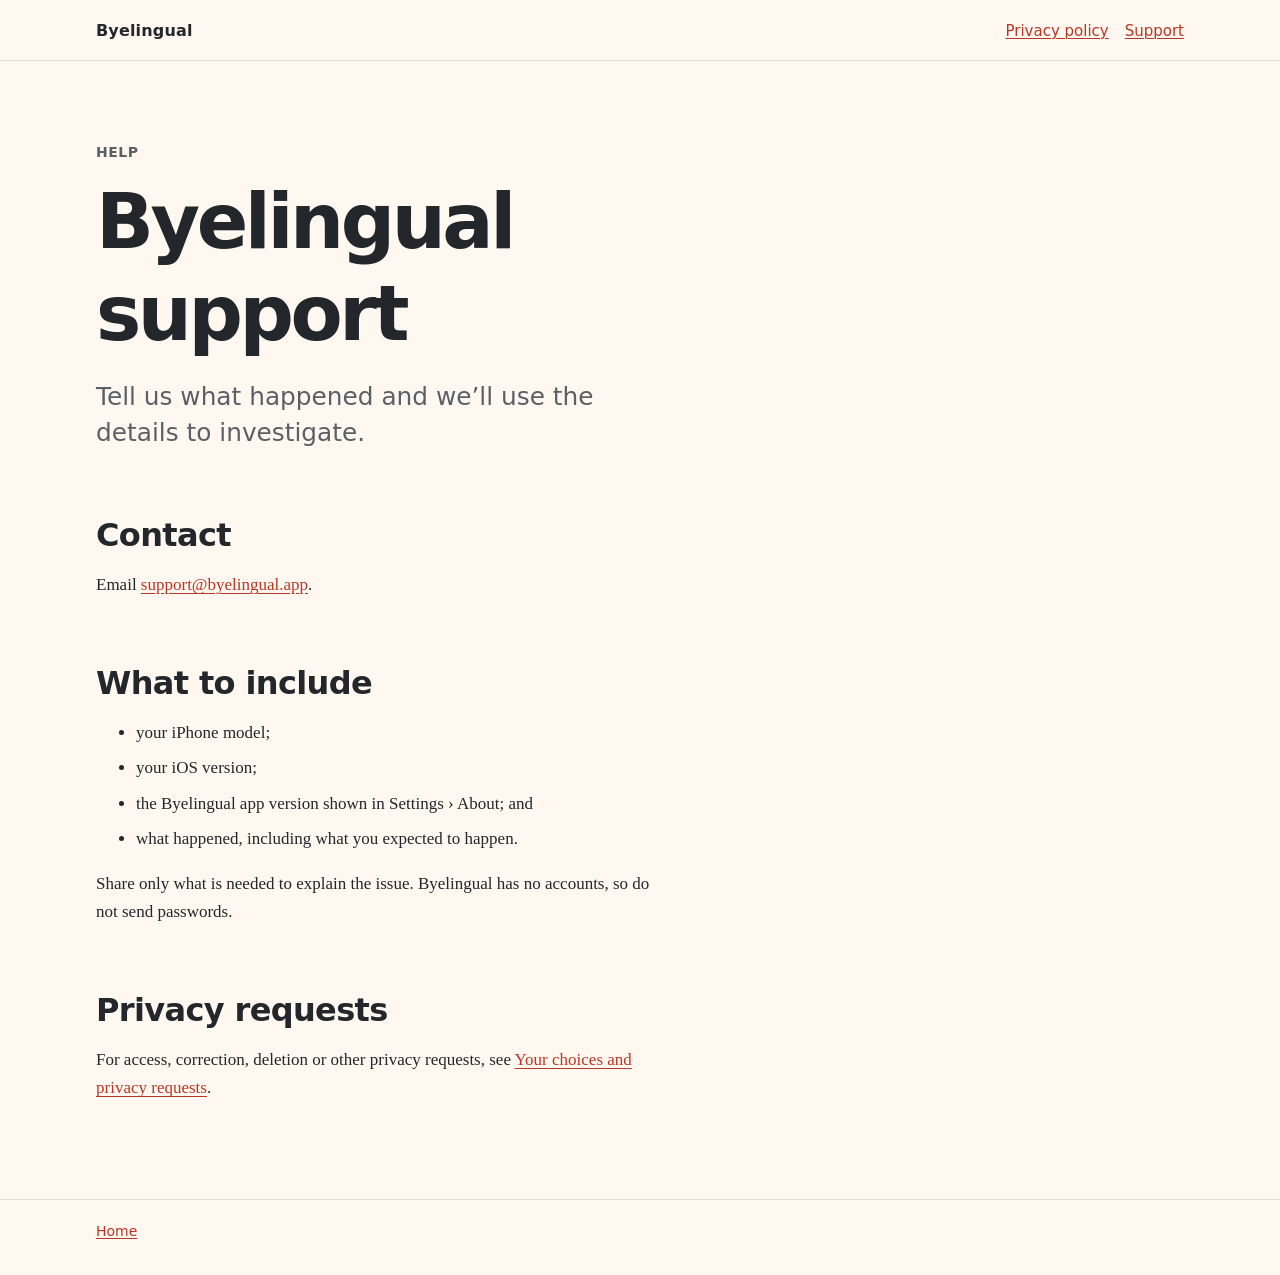
<file: support/index.html>
<!doctype html>
<html lang="en">
<head>
  <meta charset="utf-8">
  <meta name="viewport" content="width=device-width, initial-scale=1">
  <meta name="color-scheme" content="light dark">
  <title>Support — Byelingual</title>
  <link rel="stylesheet" href="../styles.css">
</head>
<body>
  <a class="skip-link" href="#main-content">Skip to content</a>
  <header class="site-header">
    <div class="site-header__inner">
      <a class="brand" href="../">Byelingual</a>
      <nav class="site-nav" aria-label="Main navigation">
        <ul>
          <li><a href="../privacy/">Privacy policy</a></li>
          <li><a href="./" aria-current="page">Support</a></li>
        </ul>
      </nav>
    </div>
  </header>
  <main id="main-content" class="page">
    <article class="reading">
      <p class="eyebrow">Help</p>
      <h1>Byelingual support</h1>
      <p class="lede">Tell us what happened and we’ll use the details to investigate.</p>

      <h2>Contact</h2>
      <p>Email <a href="mailto:support@byelingual.app">support@byelingual.app</a>.</p>

      <h2>What to include</h2>
      <ul>
        <li>your iPhone model;</li>
        <li>your iOS version;</li>
        <li>the Byelingual app version shown in Settings › About; and</li>
        <li>what happened, including what you expected to happen.</li>
      </ul>
      <p>Share only what is needed to explain the issue. Byelingual has no accounts, so do not send passwords.</p>

      <h2>Privacy requests</h2>
      <p>For access, correction, deletion or other privacy requests, see <a href="../privacy/#your-choices-and-privacy-requests">Your choices and privacy requests</a>.</p>
    </article>
  </main>
  <footer class="site-footer">
    <div class="site-footer__inner">
      <p><a href="../">Home</a></p>
    </div>
  </footer>
</body>
</html>
</file>
<file: styles.css>
/* Colours are the app's semantic roles (src/constants/tokens.json):
   backgroundApp, textPrimary, textSecondary, textLink, borderSystemMessageCheckbox
   and backgroundNotice, light and dark. */
:root {
  color-scheme: light dark;
  --background: #fff8f0;
  --text: #23262b;
  --secondary-text: #5b5f66;
  --accent: #b93624;
  --link: #b93624;
  --separator: #e2ddd7;
  --gap-background: #fbe9e2;
  --gap-text: #23262b;
  --focus: #b93624;
  --content-width: 68rem;
  --reading-width: 68ch;
}

@media (prefers-color-scheme: dark) {
  :root {
    --background: #1a1917;
    --text: #f3ece3;
    --secondary-text: #bdb6ad;
    --accent: #f2876f;
    --link: #f2876f;
    --separator: #4a4641;
    --gap-background: #3a2923;
    --gap-text: #f3ece3;
    --focus: #f2876f;
  }
}

* {
  box-sizing: border-box;
}

html {
  background: var(--background);
  color: var(--text);
  font-size: 100%;
  line-height: 1.65;
  overflow-wrap: break-word;
  scroll-behavior: auto;
}

body {
  margin: 0;
  min-width: 0;
  background: var(--background);
  color: var(--text);
  font-family: ui-serif, "New York", Georgia, serif;
  font-size: 1.0625rem;
}

a {
  color: var(--link);
  text-decoration-thickness: 0.08em;
  text-underline-offset: 0.16em;
}

a:hover {
  text-decoration-thickness: 0.13em;
}

:focus-visible {
  outline: 0.2rem solid var(--focus);
  outline-offset: 0.2rem;
}

.skip-link {
  position: absolute;
  top: 0.5rem;
  left: 0.5rem;
  z-index: 10;
  padding: 0.55rem 0.8rem;
  background: var(--text);
  color: var(--background);
  font-family: system-ui, -apple-system, sans-serif;
  transform: translateY(-180%);
}

.skip-link:focus {
  transform: translateY(0);
}

.site-header,
.site-footer {
  font-family: system-ui, -apple-system, sans-serif;
}

.site-header {
  border-bottom: 1px solid var(--separator);
}

.site-header__inner,
.site-footer__inner,
.page {
  width: min(100% - 2rem, var(--content-width));
  margin-inline: auto;
}

.site-header__inner {
  display: flex;
  align-items: baseline;
  justify-content: space-between;
  gap: 1rem;
  padding-block: 1rem;
}

.brand {
  color: var(--text);
  font-size: 1rem;
  font-weight: 700;
  letter-spacing: 0.01em;
  text-decoration: none;
}

.site-nav ul {
  display: flex;
  flex-wrap: wrap;
  gap: 0.45rem 1rem;
  margin: 0;
  padding: 0;
  list-style: none;
}

.site-nav a {
  font-size: 0.9375rem;
}

.page {
  padding-block: clamp(2.5rem, 7vw, 5rem);
}

.reading {
  max-width: var(--reading-width);
}

.home-page {
  display: grid;
  min-height: calc(100svh - 9rem);
  align-content: center;
  padding-block: 3rem;
}

h1,
h2,
h3,
nav,
.eyebrow,
.meta,
.lede,
.box-heading,
.gap-note,
caption,
th {
  font-family: system-ui, -apple-system, sans-serif;
}

h1,
h2,
h3 {
  color: var(--text);
  line-height: 1.2;
  text-wrap: balance;
}

h1 {
  max-width: 18ch;
  margin: 0 0 1.25rem;
  font-size: clamp(2.25rem, 8vw, 4.75rem);
  letter-spacing: -0.045em;
}

h2 {
  margin: 3.75rem 0 1rem;
  padding-top: 0.3rem;
  font-size: clamp(1.45rem, 4vw, 2rem);
  letter-spacing: -0.02em;
  scroll-margin-top: 1rem;
}

h3 {
  margin: 2.25rem 0 0.75rem;
  font-size: 1.15rem;
}

p,
ul,
ol {
  max-width: var(--reading-width);
}

li + li {
  margin-top: 0.45rem;
}

.eyebrow,
.meta {
  color: var(--secondary-text);
  font-size: 0.875rem;
  letter-spacing: 0.035em;
}

.eyebrow {
  margin: 0 0 0.75rem;
  font-weight: 700;
  text-transform: uppercase;
}

.meta {
  margin-block: 0.35rem;
}

.lede {
  max-width: 48ch;
  margin: 0 0 2rem;
  color: var(--secondary-text);
  font-size: clamp(1.2rem, 3vw, 1.55rem);
  line-height: 1.45;
}

.link-list {
  display: flex;
  flex-wrap: wrap;
  gap: 0.7rem 1.5rem;
  margin: 0;
  padding: 0;
  font-family: system-ui, -apple-system, sans-serif;
  list-style: none;
}

.summary,
.contents,
.draft-checks {
  margin-block: 2rem;
  padding: 1.25rem;
  border: 1px solid var(--separator);
}

.box-heading {
  margin: 0 0 0.75rem;
  color: var(--text);
  font-size: 1.15rem;
  font-weight: 700;
  line-height: 1.2;
}

.summary p:last-child,
.draft-checks p:last-child {
  margin-bottom: 0;
}

.contents ol {
  columns: 2 18rem;
  column-gap: 2.5rem;
  margin-bottom: 0;
  padding-left: 1.4rem;
}

.contents li {
  break-inside: avoid;
  margin-bottom: 0.45rem;
}

.gap {
  padding: 0.08em 0.22em;
  background: var(--gap-background);
  color: var(--gap-text);
  font-family: system-ui, -apple-system, sans-serif;
  font-size: 0.92em;
  font-weight: 700;
}

.gap-note {
  max-width: var(--reading-width);
  margin-block: 1rem;
  padding: 0.9rem 1rem;
  border-left: 0.3rem solid var(--accent);
  background: var(--gap-background);
  color: var(--gap-text);
  font-size: 0.9375rem;
  line-height: 1.5;
}

.table-scroll {
  max-width: 100%;
  margin-block: 1.5rem;
  overflow-x: auto;
  overscroll-behavior-inline: contain;
  border: 1px solid var(--separator);
}

table {
  width: 100%;
  min-width: 42rem;
  border-collapse: collapse;
}

caption {
  padding: 0.85rem 1rem;
  color: var(--secondary-text);
  font-weight: 700;
  text-align: left;
}

th,
td {
  padding: 0.8rem 1rem;
  border-top: 1px solid var(--separator);
  text-align: left;
  vertical-align: top;
}

th {
  width: 31%;
  font-size: 0.9375rem;
}

.site-footer {
  border-top: 1px solid var(--separator);
  color: var(--secondary-text);
  font-size: 0.875rem;
}

.site-footer__inner {
  padding-block: 1.25rem 2rem;
}

.site-footer p {
  margin: 0;
}

code {
  font-size: 0.92em;
}

@media (max-width: 34rem) {
  .site-header__inner {
    align-items: flex-start;
    flex-direction: column;
  }

  .site-header__inner,
  .site-footer__inner,
  .page {
    width: min(100% - 1.25rem, var(--content-width));
  }

  .contents ol {
    columns: 1;
  }
}

@media (prefers-reduced-motion: reduce) {
  *,
  *::before,
  *::after {
    scroll-behavior: auto !important;
  }
}

/* On a phone the retention table stacks: each row becomes a block with its
   heading above its period, so nothing hides off the side of the screen. */
@media (max-width: 40rem) {
  table {
    min-width: 0;
  }

  thead {
    position: absolute;
    width: 1px;
    height: 1px;
    overflow: hidden;
    clip-path: inset(50%);
  }

  tbody tr,
  tbody th,
  tbody td {
    display: block;
    width: auto;
  }

  tbody tr {
    border-top: 1px solid var(--separator);
  }

  tbody th,
  tbody td {
    border-top: 0;
  }

  tbody th {
    padding-bottom: 0.2rem;
  }

  tbody td {
    padding-top: 0;
  }
}

/* Lists laid out in a row don't take the reading lists' spacing between items. */
.site-nav li + li,
.link-list li + li {
  margin-top: 0;
}
</file>
